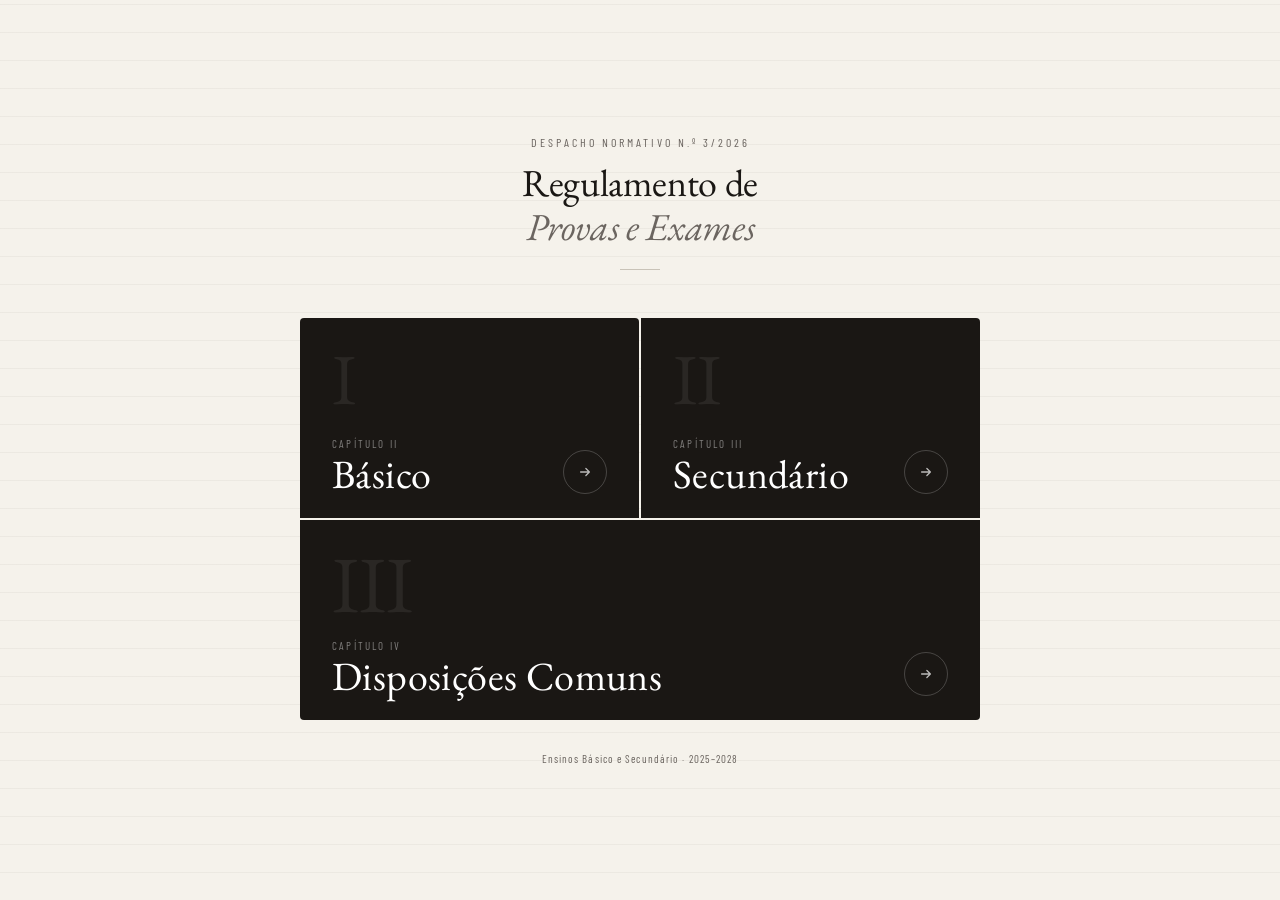
<file: index.html>
<!DOCTYPE html>
<html lang="pt">
<head>
<meta charset="UTF-8">
<meta name="viewport" content="width=device-width, initial-scale=1.0">
<title>Regulamento de Provas e Exames</title>
<style>
  @import url('https://fonts.googleapis.com/css2?family=EB+Garamond:ital,wght@0,400;0,500;1,400&family=Barlow+Condensed:wght@300;400;600;700&display=swap');

  *, *::before, *::after { box-sizing: border-box; margin: 0; padding: 0; }

  :root {
    --bg: #f5f2eb;
    --ink: #1a1714;
    --ink-muted: #6b6560;
    --rule: #c9c3b8;
    --accent-basico: #2c4a2e;
    --accent-secundario: #2a3d5c;
    --accent-comuns: #5c3020;
    --btn-h: clamp(120px, 22vw, 200px);
  }

  html, body {
    height: 100%;
  }

  body {
    background: var(--bg);
    font-family: 'Barlow Condensed', sans-serif;
    display: flex;
    flex-direction: column;
    align-items: center;
    justify-content: center;
    min-height: 100vh;
    padding: 2rem 1.5rem;
    overflow-x: hidden;
  }

  body::before {
    content: '';
    position: fixed;
    inset: 0;
    background-image:
      repeating-linear-gradient(0deg, transparent, transparent 27px, rgba(26,23,20,0.04) 27px, rgba(26,23,20,0.04) 28px);
    pointer-events: none;
    z-index: 0;
  }

  .container {
    position: relative;
    z-index: 1;
    width: 100%;
    max-width: 680px;
    display: flex;
    flex-direction: column;
    gap: 0;
  }

  header {
    text-align: center;
    margin-bottom: 3rem;
  }

  .eyebrow {
    font-family: 'Barlow Condensed', sans-serif;
    font-size: clamp(10px, 1.8vw, 12px);
    font-weight: 400;
    letter-spacing: 0.25em;
    text-transform: uppercase;
    color: var(--ink-muted);
    margin-bottom: 0.75rem;
  }

  h1 {
    font-family: 'EB Garamond', serif;
    font-size: clamp(22px, 5vw, 38px);
    font-weight: 400;
    color: var(--ink);
    line-height: 1.15;
    letter-spacing: -0.01em;
  }

  h1 em {
    font-style: italic;
    color: var(--ink-muted);
  }

  .rule-line {
    display: block;
    width: 40px;
    height: 1px;
    background: var(--rule);
    margin: 1.25rem auto 0;
  }

  .nav-grid {
    display: grid;
    grid-template-columns: 1fr;
    gap: 2px;
  }

  .nav-btn {
    position: relative;
    display: flex;
    align-items: flex-end;
    justify-content: space-between;
    padding: clamp(1rem, 3vw, 1.5rem) clamp(1.25rem, 4vw, 2rem);
    min-height: var(--btn-h);
    text-decoration: none;
    overflow: hidden;
    cursor: pointer;
    border: none;
    outline: none;
    background: var(--ink);
    transition: transform 0.18s cubic-bezier(0.2, 0, 0.2, 1);
  }

  .nav-btn:first-child { border-radius: 4px 4px 0 0; }
  .nav-btn:last-child  { border-radius: 0 0 4px 4px; }

  .nav-btn--basico    { --clr: var(--accent-basico); }
  .nav-btn--secundario{ --clr: var(--accent-secundario); }
  .nav-btn--comuns    { --clr: var(--accent-comuns); }

  .nav-btn::before {
    content: '';
    position: absolute;
    inset: 0;
    background: var(--clr);
    opacity: 0;
    transition: opacity 0.25s ease;
  }

  .nav-btn:hover::before,
  .nav-btn:focus-visible::before { opacity: 1; }

  .nav-btn:hover { transform: scaleY(1.015); transform-origin: center; }
  .nav-btn:active { transform: scaleY(0.98); }

  .btn-num {
    position: absolute;
    top: clamp(1rem, 3vw, 1.5rem);
    left: clamp(1.25rem, 4vw, 2rem);
    font-family: 'EB Garamond', serif;
    font-size: clamp(36px, 8vw, 72px);
    font-weight: 400;
    color: rgba(255,255,255,0.07);
    line-height: 1;
    user-select: none;
    transition: color 0.25s ease, transform 0.25s ease;
    z-index: 1;
  }

  .nav-btn:hover .btn-num {
    color: rgba(255,255,255,0.12);
    transform: scale(1.05);
  }

  .btn-label {
    position: relative;
    z-index: 2;
    display: flex;
    flex-direction: column;
    gap: 4px;
  }

  .btn-label-sub {
    font-size: clamp(9px, 1.6vw, 11px);
    font-weight: 400;
    letter-spacing: 0.2em;
    text-transform: uppercase;
    color: rgba(255,255,255,0.45);
    transition: color 0.25s ease;
  }

  .btn-label-main {
    font-family: 'EB Garamond', serif;
    font-size: clamp(22px, 5.5vw, 40px);
    font-weight: 400;
    color: #fff;
    letter-spacing: 0.01em;
    line-height: 1;
    transition: letter-spacing 0.25s ease;
  }

  .nav-btn:hover .btn-label-main { letter-spacing: 0.04em; }

  .btn-arrow {
    position: relative;
    z-index: 2;
    width: clamp(32px, 5vw, 44px);
    height: clamp(32px, 5vw, 44px);
    border: 1px solid rgba(255,255,255,0.2);
    border-radius: 50%;
    display: flex;
    align-items: center;
    justify-content: center;
    flex-shrink: 0;
    margin-left: 1rem;
    transition: border-color 0.25s ease, transform 0.25s ease;
    align-self: flex-end;
  }

  .nav-btn:hover .btn-arrow {
    border-color: rgba(255,255,255,0.6);
    transform: translateX(4px);
  }

  .btn-arrow svg {
    width: 14px;
    height: 14px;
    fill: none;
    stroke: rgba(255,255,255,0.7);
    stroke-width: 1.5;
    stroke-linecap: round;
    stroke-linejoin: round;
    transition: stroke 0.25s ease;
  }

  .nav-btn:hover .btn-arrow svg { stroke: #fff; }

  footer {
    margin-top: 2rem;
    text-align: center;
    font-size: 11px;
    letter-spacing: 0.1em;
    color: var(--ink-muted);
  }

  @media (min-width: 500px) {
    .nav-grid {
      grid-template-columns: 1fr 1fr;
      grid-template-rows: auto auto;
    }
    .nav-btn--basico {
      grid-column: 1;
      grid-row: 1;
      border-radius: 4px 0 0 0;
    }
    .nav-btn--secundario {
      grid-column: 2;
      grid-row: 1;
      border-radius: 0 4px 0 0;
    }
    .nav-btn--comuns {
      grid-column: 1 / -1;
      grid-row: 2;
      border-radius: 0 0 4px 4px;
    }
    .nav-btn--comuns .btn-num { font-size: clamp(40px, 7vw, 80px); }
  }

  @media (prefers-reduced-motion: reduce) {
    .nav-btn, .btn-num, .btn-label-main, .btn-arrow, .btn-arrow svg { transition: none; }
  }
</style>
</head>
<body>
<div class="container">
  <header>
    <p class="eyebrow">Despacho Normativo n.º 3/2026</p>
    <h1>Regulamento de<br><em>Provas e Exames</em></h1>
    <span class="rule-line"></span>
  </header>

  <nav class="nav-grid" role="navigation" aria-label="Navegação principal">

    <a href="quiz.html?type=basico" class="nav-btn nav-btn--basico" aria-label="Ensino Básico">
      <span class="btn-num" aria-hidden="true">I</span>
      <div class="btn-label">
        <span class="btn-label-sub">Capítulo II</span>
        <span class="btn-label-main">Básico</span>
      </div>
      <div class="btn-arrow" aria-hidden="true">
        <svg viewBox="0 0 16 16"><path d="M3 8h10M9 4l4 4-4 4"/></svg>
      </div>
    </a>

    <a href="quiz.html?type=secundario" class="nav-btn nav-btn--secundario" aria-label="Ensino Secundário">
      <span class="btn-num" aria-hidden="true">II</span>
      <div class="btn-label">
        <span class="btn-label-sub">Capítulo III</span>
        <span class="btn-label-main">Secundário</span>
      </div>
      <div class="btn-arrow" aria-hidden="true">
        <svg viewBox="0 0 16 16"><path d="M3 8h10M9 4l4 4-4 4"/></svg>
      </div>
    </a>

    <a href="quiz.html?type=comuns" class="nav-btn nav-btn--comuns" aria-label="Disposições Comuns">
      <span class="btn-num" aria-hidden="true">III</span>
      <div class="btn-label">
        <span class="btn-label-sub">Capítulo IV</span>
        <span class="btn-label-main">Disposições Comuns</span>
      </div>
      <div class="btn-arrow" aria-hidden="true">
        <svg viewBox="0 0 16 16"><path d="M3 8h10M9 4l4 4-4 4"/></svg>
      </div>
    </a>

  </nav>

  <footer>Ensinos Básico e Secundário &middot; 2025–2028</footer>
</div>
</body>
</html>
</file>
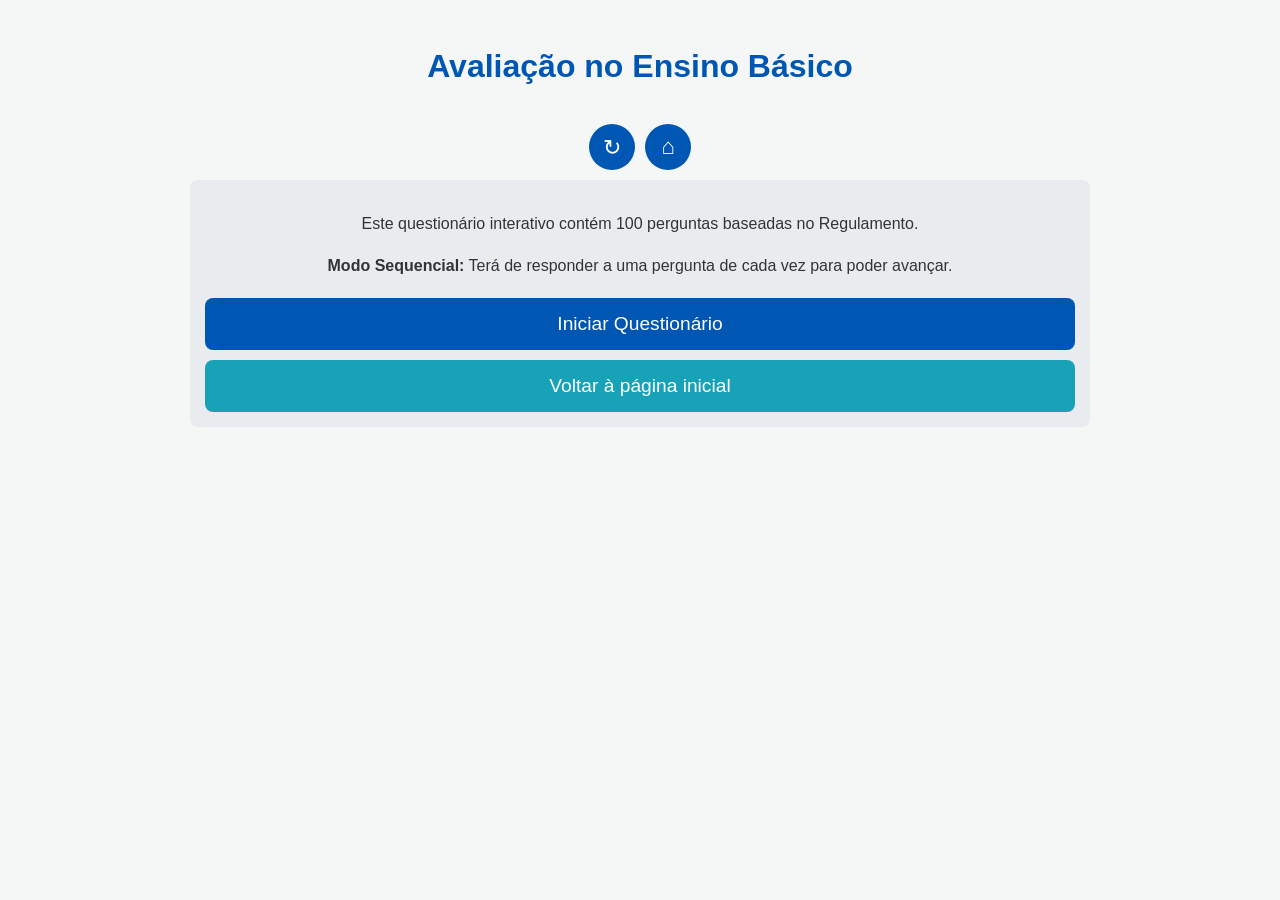
<file: basico.html>
<!DOCTYPE html>
<html lang="pt">

<head>
    <meta charset="UTF-8">
    <meta name="viewport" content="width=device-width, initial-scale=1.0">
    <title>Avaliação no Ensino Básico</title>
    <style>
        :root {
            --primary: #0056b3;
            --success: #28a745;
            --error: #dc3545;
            --background: #f4f7f6;
            --card-bg: #ffffff;
        }

        body {
            font-family: 'Segoe UI', Tahoma, Geneva, Verdana, sans-serif;
            background-color: var(--background);
            color: #333;
            max-width: 900px;
            margin: 0 auto;
            padding: 20px;
            line-height: 1.6;
        }

        h1 {
            text-align: center;
            color: var(--primary);
            padding-bottom: 10px;
        }

        .top-reset {
            display: flex;
            justify-content: center;
            margin: 15px 0 10px;
            gap: 10px;
        }

        .top-reset button {
            background-color: var(--primary);
            color: #fff;
            border: none;
            width: 46px;
            height: 46px;
            border-radius: 50%;
            display: flex;
            align-items: center;
            justify-content: center;
            font-size: 1.4em;
            cursor: pointer;
        }

        .top-reset button:hover {
            filter: brightness(0.9);
        }

        .info {
            background-color: #e9ecef;
            padding: 15px;
            border-radius: 8px;
            margin-bottom: 30px;
            text-align: center;
        }

        .question-card {
            background: var(--card-bg);
            padding: 20px;
            margin-bottom: 20px;
            border-radius: 8px;
            box-shadow: 0 4px 6px rgba(0, 0, 0, 0.1);
            transition: transform 0.2s;
        }

        .question-title {
            font-weight: 600;
            font-size: 1.2em;
            margin-bottom: 15px;
            color: #2c3e50;
        }

        .options {
            list-style: none;
            padding: 0;
            margin: 0;
        }

        .options li {
            margin-bottom: 10px;
        }

        .option-label {
            display: flex;
            align-items: baseline;
            padding: 15px;
            background-color: #f8f9fa;
            border: 1px solid #dee2e6;
            border-radius: 5px;
            cursor: pointer;
            transition: background-color 0.2s;
            font-size: 1.1em;
        }

        .option-label:hover:not(.disabled) {
            background-color: #e2e6ea;
        }

        .option-label.disabled {
            cursor: not-allowed;
            opacity: 0.8;
        }

        .option-label input {
            margin-right: 15px;
            transform: translateY(2px);
        }

        .btn {
            display: block;
            width: 100%;
            background-color: var(--primary);
            color: white;
            border: none;
            padding: 15px;
            font-size: 1.2em;
            border-radius: 8px;
            cursor: pointer;
            margin-top: 20px;
            transition: background-color 0.3s;
        }

        .btn:hover:not(:disabled) {
            filter: brightness(0.85);
        }

        .btn:disabled {
            background-color: #6c757d;
            cursor: not-allowed;
            opacity: 0.7;
        }

        .btn-next {
            background-color: #17a2b8;
        }

        .btn-next:hover:not(:disabled) {
            background-color: #138496;
            filter: none;
        }

        .feedback {
            margin-top: 15px;
            padding: 15px;
            border-radius: 5px;
            font-weight: bold;
            display: none;
            font-size: 1.1em;
        }

        .feedback.correct {
            background-color: #d4edda;
            color: #155724;
            border: 1px solid #c3e6cb;
            display: block;
        }

        .feedback.incorrect {
            background-color: #f8d7da;
            color: #721c24;
            border: 1px solid #f5c6cb;
            display: block;
        }

        .option-correct {
            background-color: #d4edda !important;
            border-color: var(--success) !important;
        }

        .option-incorrect {
            background-color: #f8d7da !important;
            border-color: var(--error) !important;
        }

        #results {
            background: var(--card-bg);
            padding: 30px;
            margin-top: 30px;
            border-radius: 8px;
            box-shadow: 0 4px 6px rgba(0, 0, 0, 0.1);
            text-align: center;
            display: none;
        }

        .score-circle {
            width: 120px;
            height: 120px;
            border-radius: 50%;
            background: var(--primary);
            color: white;
            display: flex;
            align-items: center;
            justify-content: center;
            font-size: 2em;
            font-weight: bold;
            margin: 0 auto 20px;
        }

        .stat-row {
            display: flex;
            justify-content: center;
            gap: 20px;
            margin-top: 20px;
        }

        .stat {
            padding: 10px 20px;
            border-radius: 5px;
            font-weight: bold;
            font-size: 1.1em;
        }

        .stat-correct {
            background-color: #d4edda;
            color: #155724;
        }

        .stat-incorrect {
            background-color: #f8d7da;
            color: #721c24;
        }

        .progress-container {
            margin-bottom: 20px;
            font-weight: bold;
            text-align: center;
            font-size: 1.2em;
            color: var(--primary);
        }

        .section-header {
            background-color: #e9ecef;
            color: var(--primary);
            padding: 8px 15px;
            border-radius: 5px;
            margin-bottom: 15px;
            font-size: 0.95em;
            font-weight: bold;
            border-left: 4px solid var(--primary);
        }

        .nav-controls {
            display: flex;
            justify-content: center;
            align-items: center;
            gap: 10px;
            margin-top: 10px;
        }

        .btn-icon {
            width: 46px;
            height: 46px;
            padding: 0;
            font-size: 1.4em;
            border-radius: 50%;
            display: flex;
            align-items: center;
            justify-content: center;
        }

        #btn-submit {
            width: auto;
            margin-top: 0;
            padding: 0 30px;
            height: 46px;
            border-radius: 23px;
            display: flex;
            align-items: center;
            justify-content: center;
        }
    </style>
</head>

<body>

    <h1>Avaliação no Ensino Básico</h1>
    <div class="top-reset">
        <button type="button" onclick="restartQuiz()" aria-label="Reiniciar questionário">&#x21BB;</button>
        <button type="button" id="btn-continue-top" onclick="continueQuiz()" aria-label="Continuar a responder"
            style="display: none;">&#x21AA;</button>
        <button type="button" onclick="window.location.href='index.html'"
            aria-label="Voltar à página inicial">&#x2302;</button>
        <button type="button" id="btn-results-top" onclick="showResults()" aria-label="Ver resultados finais"
            style="display: none;">&#x1F4CB;</button>
    </div>

    <div class="info" id="intro-screen">
        <p>Este questionário interativo contém 100 perguntas baseadas no Regulamento.</p>
        <p><strong>Modo Sequencial:</strong> Terá de responder a uma pergunta de cada vez para poder avançar.</p>
        <button class="btn" onclick="startQuiz()">Iniciar Questionário</button>
        <button class="btn btn-next" style="margin-top: 10px;" onclick="window.location.href='index.html'">Voltar à
            página inicial</button>
    </div>

    <div id="quiz-screen" style="display: none;">
        <div class="progress-container">
            Pergunta <span id="current-q-num">1</span> de <span id="total-q-num">100</span>
        </div>

        <div class="question-card" id="question-card">
            <div id="section-display" class="section-header"></div>
            <div class="question-title" id="question-text"></div>
            <ul class="options" id="options-list"></ul>
            <div class="feedback" id="feedback-msg"></div>
        </div>

        <div class="nav-controls">
            <button type="button" class="btn btn-next btn-icon" id="btn-prev-nav" onclick="prevQuestionNav()"
                aria-label="Pergunta anterior">&#x276E;</button>
            <button type="button" class="btn" id="btn-submit" onclick="submitAnswer()">Responder</button>
            <button type="button" class="btn btn-next btn-icon" id="btn-next-nav" onclick="nextQuestionNav()"
                aria-label="Próxima pergunta">&#x276F;</button>
        </div>
    </div>

    <div id="results">
        <h2>Resultados Finais</h2>
        <div class="score-circle" id="score-circle">0%</div>
        <div class="stat-row">
            <div class="stat stat-correct">Certas: <span id="count-correct">0</span></div>
            <div class="stat stat-incorrect">Erradas: <span id="count-incorrect">0</span></div>
        </div>
    </div>
    <script>
        const quizData = [
            // SECÇÃO I - PROVAS DE MONITORIZAÇÃO DA APRENDIZAGEM - MODA
            { s: "SECÇÃO I - PROVAS DE MONITORIZAÇÃO DA APRENDIZAGEM - MODA", q: "Os alunos que realizam as provas ModA no 4.º e 6.º anos ficam:", o: ["A) Inscritos manualmente pelos encarregados de educação", "B) Automaticamente inscritos, incluindo os do ensino individual", "C) Dispensados de inscrição obrigatória", "D) Inscritos apenas se frequentarem o ensino público"], a: 1 },
            { s: "SECÇÃO I - PROVAS DE MONITORIZAÇÃO DA APRENDIZAGEM - MODA", q: "A decisão de realização das provas ModA por alunos de PLNM (nível A1) é da competência:", o: ["A) Do diretor de turma", "B) Do Ministério da Educação", "C) Do diretor da escola, mediante parecer do conselho pedagógico", "D) Dos encarregados de educação"], a: 2 },
            { s: "SECÇÃO I - PROVAS DE MONITORIZAÇÃO DA APRENDIZAGEM - MODA", q: "Os alunos de PLNM do nível A2 realizam a prova ModA de PLNM em substituição de qual prova?", o: ["A) Prova ModA de Inglês", "B) Prova ModA de História", "C) Prova ModA de Matemática", "D) Prova ModA de Português"], a: 3 },
            { s: "SECÇÃO I - PROVAS DE MONITORIZAÇÃO DA APRENDIZAGEM - MODA", q: "As provas ModA de Inglês e de PLNM são constituídas por quais componentes?", o: ["A) Escrita e prática", "B) Escrita e produção e interação orais", "C) Apenas oral", "D) Escrita e compreensão do oral"], a: 1 },
            { s: "SECÇÃO I - PROVAS DE MONITORIZAÇÃO DA APRENDIZAGEM - MODA", q: "A adaptação «provas a nível de escola» pode ser aplicada na realização das provas ModA?", o: ["A) Sim, em qualquer caso", "B) Sim, com autorização do JNE", "C) Não, com exceção da adaptação «provas a nível de escola»", "D) Apenas no 4.º ano"], a: 2 },
            { s: "SECÇÃO I - PROVAS DE MONITORIZAÇÃO DA APRENDIZAGEM - MODA", q: "O processo de solicitação de adaptações nas provas ModA exige a anuência de quem?", o: ["A) Apenas do diretor da escola", "B) Expressa do encarregado de educação", "C) Do conselho pedagógico", "D) Do aluno"], a: 1 },
            { s: "SECÇÃO I - PROVAS DE MONITORIZAÇÃO DA APRENDIZAGEM - MODA", q: "Os alunos do ensino básico, em situação de surdez severa a profunda, podem realizar, quando aplicável, as provas ModA de Português Língua Segunda (44/62), elaboradas a nível nacional, em substituição das provas ModA de Português (41/61).", o: ["A) PLNM", "B) Inglês", "C) Português (41/61)", "D) Matemática"], a: 2 },
            { s: "SECÇÃO I - PROVAS DE MONITORIZAÇÃO DA APRENDIZAGEM - MODA", q: "Para todas as situações de dislexia ou de perturbação específica da linguagem pode ser aplicada a medida tempo suplementar (30 minutos), para além do tempo de prova, por não estar prevista tolerância regulamentar para as provas ModA.", o: ["A) 15 minutos", "B) 30 minutos", "C) 45 minutos", "D) Não é permitido tempo suplementar"], a: 1 },
            { s: "SECÇÃO I - PROVAS DE MONITORIZAÇÃO DA APRENDIZAGEM - MODA", q: "Onde devem ser publicitadas as pautas de chamada das provas ModA?", o: ["A) Apenas na internet", "B) Apenas na escola frequentada", "C) Na escola frequentada, de inscrição e na de realização", "D) No portal do JNE"], a: 2 },
            { s: "SECÇÃO I - PROVAS DE MONITORIZAÇÃO DA APRENDIZAGEM - MODA", q: "Qual a antecedência mínima para publicitar as pautas de chamada das provas ModA?", o: ["A) 24 horas", "B) 48 horas", "C) 72 horas", "D) 1 semana"], a: 1 },
            { s: "SECÇÃO I - PROVAS DE MONITORIZAÇÃO DA APRENDIZAGEM - MODA", q: "As respostas aos itens de construção das provas ModA são classificadas:", o: ["A) Pelo professor do aluno", "B) Na escola onde realiza a prova", "C) Em suporte digital pela equipa do EduQA, I.P.", "D) Ao nível de agrupamento"], a: 2 },
            { s: "SECÇÃO I - PROVAS DE MONITORIZAÇÃO DA APRENDIZAGEM - MODA", q: "Quem avalia os desempenhos nas provas ModA de Educação Física (48 e 69)?", o: ["A) Um aplicativo automático", "B) O conselho pedagógico", "C) A direção da escola", "D) Dois professores classificadores através de observação direta"], a: 3 },
            { s: "SECÇÃO I - PROVAS DE MONITORIZAÇÃO DA APRENDIZAGEM - MODA", q: "A componente oral da prova ModA de Inglês é classificada por:", o: ["A) Um único professor", "B) Um júri de três docentes", "C) Uma plataforma digital", "D) Dois docentes do 1.º ciclo"], a: 1 },
            { s: "SECÇÃO I - PROVAS DE MONITORIZAÇÃO DA APRENDIZAGEM - MODA", q: "Pode haver reapreciação nas provas ModA?", o: ["A) Sim, mediante requerimento", "B) Sim, com depósito de 25 euros", "C) Não há lugar a reapreciação", "D) Apenas nas questões de construção"], a: 2 },
            { s: "SECÇÃO I - PROVAS DE MONITORIZAÇÃO DA APRENDIZAGEM - MODA", q: "Os resultados do desempenho dos alunos nas provas ModA têm caráter...", o: ["A) Apenas quantitativo", "B) De substituição da nota", "C) Quantitativo e qualitativo", "D) Estritamente punitivo"], a: 2 },
            { s: "SECÇÃO I - PROVAS DE MONITORIZAÇÃO DA APRENDIZAGEM - MODA", q: "A informação dos relatórios as provas ModA é:", o: ["A) Exclusiva para o Ministério da Educação", "B) Complementar às informações geradas pela avaliação interna", "C) Substituta da avaliação formativa", "D) De carácter punitivo"], a: 1 },
            { s: "SECÇÃO I - PROVAS DE MONITORIZAÇÃO DA APRENDIZAGEM - MODA", q: "As provas ModA (Monitorização de Aprendizagem) referem-se principalmente aos anos:", o: ["A) 1.º e 2.º anos", "B) 4.º e 6.º anos", "C) 7.º e 8.º anos", "D) 10.º ano"], a: 1 },

            // SECÇÃO II - PROVAS FINAIS DO ENSINO BÁSICO
            { s: "SECÇÃO II - PROVAS FINAIS DO ENSINO BÁSICO", q: "Os alunos internos do 3.º ciclo devem inscrever-se para as provas finais do ensino básico?", o: ["A) Estão automaticamente inscritos", "B) Devem inscrever-se online", "C) Devem inscrever-se em papel", "D) Apenas se chumbarem"], a: 0 },
            { s: "SECÇÃO II - PROVAS FINAIS DO ENSINO BÁSICO", q: "A inscrição de alunos autopropostos para provas finais é feita:", o: ["A) Na secretaria presencialmente", "B) Online", "C) Por correio", "D) Automaticamente"], a: 1 },
            { s: "SECÇÃO II - PROVAS FINAIS DO ENSINO BÁSICO", q: "Inscrições após o termo dos prazos das provas finais dependem:", o: ["A) Despacho da GNR", "B) Autorização do diretor tendo como limite a véspera das fases", "C) Presidente do IP do EduQA", "D) Ministério da Saúde"], a: 1 },
            { s: "SECÇÃO II - PROVAS FINAIS DO ENSINO BÁSICO", q: "Alunos internos do ensino básico pagam propina para realizar a prova final?", o: ["A) Pagam 10 euros", "B) Pagam 25 euros", "C) Estão isentos do pagamento", "D) Pagam apenas se forem à 2.ª fase"], a: 2 },
            { s: "SECÇÃO II - PROVAS FINAIS DO ENSINO BÁSICO", q: "Um aluno autoproposto fora da escolaridade obrigatória paga quanto por fase nas provas finais?", o: ["A) 5 euros", "B) 10 euros", "C) 15 euros", "D) 20 euros"], a: 1 },
            { s: "SECÇÃO II - PROVAS FINAIS DO ENSINO BÁSICO", q: "O pagamento devido por alunos do ensino básico que se inscrevam nas provas fora do prazo definido é:", o: ["A) 10 euros", "B) 20 euros", "C) 25 euros", "D) 50 euros"], a: 1 },
            { s: "SECÇÃO II - PROVAS FINAIS DO ENSINO BÁSICO", q: "As provas finais do ensino básico são aplicadas em que ano?", o: ["A) 4.º ano", "B) 6.º ano", "C) 9.º ano", "D) 12.º ano"], a: 2 },
            { s: "SECÇÃO II - PROVAS FINAIS DO ENSINO BÁSICO", q: "Alunos com a medida adicional «adaptações curriculares significativas» realizam provas finais para conclusão de ciclo?", o: ["A) Realizam obrigatoriamente", "B) Realizam apenas de Português", "C) Não realizam para efeitos de aprovação e conclusão", "D) Realizam provas a nível de escola"], a: 2 },
            { s: "SECÇÃO II - PROVAS FINAIS DO ENSINO BÁSICO", q: "A prova final do ensino básico de Português, na 1.ª fase para alunos internos, tem componente oral?", o: ["A) Sim, obrigatória", "B) Apenas se o aluno solicitar", "C) É constituída apenas por componente escrita", "D) Depende do agrupamento"], a: 2 },
            { s: "SECÇÃO II - PROVAS FINAIS DO ENSINO BÁSICO", q: "A prova final do ensino básico de PLNM tem componente oral?", o: ["A) Apenas para autopropostos", "B) Não tem componente oral", "C) Tem para alunos internos e autopropostos", "D) Apenas se posicionados no nível A1"], a: 2 },
            { s: "SECÇÃO II - PROVAS FINAIS DO ENSINO BÁSICO", q: "Nas provas finais em suporte digital (Português/PLNM), onde regista o aluno as respostas?", o: ["A) Em folha de papel", "B) Num quadro interativo", "C) Em suporte digital", "D) Em papel ou digital, à escolha"], a: 2 },
            { s: "SECÇÃO II - PROVAS FINAIS DO ENSINO BÁSICO", q: "No 9.º ano, para reunir condições de aprovação, o aluno pode ter disciplinas sem classificação final?", o: ["A) Sim, até duas", "B) Sim, apenas Educação Física", "C) Não pode apresentar disciplinas sem classificação", "D) Sim, em caso de faltas"], a: 2 },
            { s: "SECÇÃO II - PROVAS FINAIS DO ENSINO BÁSICO", q: "Um aluno com nível 1 a Português e Matemática na avaliação sumativa interna:", o: ["A) Vai à 1.ª fase como interno", "B) Vai à 1.ª fase como autoproposto", "C) Não realiza a prova final", "D) Realiza apenas na 2.ª fase"], a: 1 },
            { s: "SECÇÃO II - PROVAS FINAIS DO ENSINO BÁSICO", q: "A 2.ª fase das provas finais do ensino básico destina-se a que alunos?", o: ["A) Apenas para os que faltarem por doença", "B) Aos que não reúnam condições de aprovação após a 1.ª fase", "C) A todos os alunos para melhoria de nota", "D) Aos autopropostos exclusivamente"], a: 1 },
            { s: "SECÇÃO II - PROVAS FINAIS DO ENSINO BÁSICO", q: "A falta a uma componente da prova final na 1.ª fase implica:", o: ["A) Realização apenas dessa componente na 2.ª fase", "B) Aprovação automática", "C) A realização das duas componentes na 2.ª fase", "D) Reprovação de ano automática sem ir à 2.ª fase"], a: 2 },
            { s: "SECÇÃO II - PROVAS FINAIS DO ENSINO BÁSICO", q: "A elaboração das provas finais do ensino básico compete a:", o: ["A) JNE (Júri Nacional de Exames)", "B) EduQA, I. P.", "C) Diretores das Escolas", "D) IAVE"], a: 1 },
            { s: "SECÇÃO II - PROVAS FINAIS DO ENSINO BÁSICO", q: "O júri da prova oral de uma prova final deve incluir:", o: ["A) O professor do aluno", "B) Três docentes, pelo menos dois com habilitação para a disciplina", "C) Um representante dos encarregados", "D) Apenas professores com especialização em educação especial"], a: 1 },
            { s: "SECÇÃO II - PROVAS FINAIS DO ENSINO BÁSICO", q: "As pautas de chamada das provas finais são ordenadas por:", o: ["A) Número de processo", "B) Classificação do período anterior", "C) Turma e número", "D) Ordem alfabética"], a: 3 },
            { s: "SECÇÃO II - PROVAS FINAIS DO ENSINO BÁSICO", q: "O processo de reapreciação nas provas finais é automático se:", o: ["A) Um aluno obtiver nível 4", "B) Reprovar por faltas", "C) A Classificação Final (CFD) for inferior à Classificação Interna Final (CIF)", "D) O diretor solicitar"], a: 2 },
            { s: "SECÇÃO II - PROVAS FINAIS DO ENSINO BÁSICO", q: "Quanto se deposita para pedir reapreciação não automática das provas finais?", o: ["A) 10 euros", "B) 15 euros", "C) 20 euros", "D) 25 euros"], a: 3 },
            { s: "SECÇÃO II - PROVAS FINAIS DO ENSINO BÁSICO", q: "Qual o prazo para entregar requerimento de reapreciação não automática?", o: ["A) 24 horas", "B) 2 dias úteis seguintes à afixação", "C) 5 dias úteis", "D) 1 semana"], a: 1 },
            { s: "SECÇÃO II - PROVAS FINAIS DO ENSINO BÁSICO", q: "Se a nota subir após a reapreciação, o que acontece aos 25 euros?", o: ["A) Reverte para a escola", "B) Fica para o JNE", "C) É restituída ao requerente", "D) Metade é restituída"], a: 2 },
            { s: "SECÇÃO II - PROVAS FINAIS DO ENSINO BÁSICO", q: "Como se efetua a reclamação após a decisão de reapreciação?", o: ["A) Requerimento ao Ministro da Educação", "B) A apresentar ao presidente do JNE via diretor da escola", "C) Diretamente no site do EduQA", "D) Não é possível reclamar"], a: 1 },
            { s: "SECÇÃO II - PROVAS FINAIS DO ENSINO BÁSICO", q: "Nas provas finais do ensino básico, são elaborados pareceres pelos professores especialistas após reclamação?", o: ["A) Sim, sempre", "B) Depende da nota", "C) Não são elaborados pareceres", "D) Apenas para o 1.º ciclo"], a: 2 },
            { s: "SECÇÃO II - PROVAS FINAIS DO ENSINO BÁSICO", q: "Na 1.ª fase das provas finais, os alunos retidos por faltas realizam as provas?", o: ["A) Sim, obrigatoriamente", "B) Não realizam pela aplicação do Estatuto do Aluno", "C) Realizam se pedirem no JNE", "D) Realizam a título condicional"], a: 1 },
            { s: "SECÇÃO II - PROVAS FINAIS DO ENSINO BÁSICO", q: "Na avaliação de Português e PLNM em RVCC as notas usadas para prosseguimento provêm de:", o: ["A) Frequência escolar", "B) Provas orais exclusivas", "C) Provas escritas realizadas", "D) Decisão do formador"], a: 2 },
            { s: "SECÇÃO II - PROVAS FINAIS DO ENSINO BÁSICO", q: "Para alunos do ensino individual a prova final obedece:", o: ["A) Autopropostos", "B) Internos", "C) Alunos com Necessidades Especiais", "D) Aprovados por unanimidade"], a: 0 },

            // SECÇÃO III - PROVAS DE EQUIVALÊNCIA À FREQUÊNCIA DO ENSINO BÁSICO
            { s: "SECÇÃO III - PROVAS DE EQUIVALÊNCIA À FREQUÊNCIA DO ENSINO BÁSICO", q: "Em que anos se realizam provas de equivalência à frequência?", o: ["A) Em todos os anos", "B) Nos anos terminais dos 1.º, 2.º e 3.º ciclos", "C) Apenas no 9.º ano", "D) No 4.º e 6.º anos apenas"], a: 1 },
            { s: "SECÇÃO III - PROVAS DE EQUIVALÊNCIA À FREQUÊNCIA DO ENSINO BÁSICO", q: "Há prova de equivalência à frequência de Português no 9.º ano?", o: ["A) Sim", "B) Não, os alunos realizam as respetivas provas finais", "C) Depende se é aluno autoproposto", "D) Apenas para PL2"], a: 1 },
            { s: "SECÇÃO III - PROVAS DE EQUIVALÊNCIA À FREQUÊNCIA DO ENSINO BÁSICO", q: "Nas provas de equivalência à frequência com duas componentes, como se calcula a classificação?", o: ["A) 70% escrita, 30% oral", "B) O valor da escrita conta na totalidade", "C) Média aritmética simples arredondada às unidades", "D) Ponderação definida pelo professor"], a: 2 },
            { s: "SECÇÃO III - PROVAS DE EQUIVALÊNCIA À FREQUÊNCIA DO ENSINO BÁSICO", q: "Um aluno autoproposto com faltas pode realizar provas de equivalência à frequência?", o: ["A) Sim, na 1.ª fase nas disciplinas da tabela C", "B) Não, fica reprovado automaticamente", "C) Apenas em Educação Física", "D) Apenas na 2.ª fase"], a: 0 },
            { s: "SECÇÃO III - PROVAS DE EQUIVALÊNCIA À FREQUÊNCIA DO ENSINO BÁSICO", q: "Quem aprova a estrutura das provas de equivalência à frequência elaboradas na escola?", o: ["A) EduQA", "B) JNE", "C) Diretor da Escola", "D) Conselho Pedagógico"], a: 3 },
            { s: "SECÇÃO III - PROVAS DE EQUIVALÊNCIA À FREQUÊNCIA DO ENSINO BÁSICO", q: "Quantas provas de equivalência devem as escolas garantir por disciplina?", o: ["A) Uma", "B) Duas", "C) Três", "D) Nenhuma, vêm do ministério"], a: 1 },
            { s: "SECÇÃO III - PROVAS DE EQUIVALÊNCIA À FREQUÊNCIA DO ENSINO BÁSICO", q: "O júri da prova de equivalência não pode integrar:", o: ["A) Professores de outras escolas", "B) Professores de disciplinas diferentes", "C) Professores dos alunos que se encontrem em avaliação", "D) Membros da direção"], a: 2 },
            { s: "SECÇÃO III - PROVAS DE EQUIVALÊNCIA À FREQUÊNCIA DO ENSINO BÁSICO", q: "Na consulta da prova de equivalência, quando se pode ver o original?", o: ["A) Em qualquer momento", "B) Na presença do diretor ou equivalente", "C) Só em caso de processo em tribunal", "D) Não pode consultar"], a: 1 },
            { s: "SECÇÃO III - PROVAS DE EQUIVALÊNCIA À FREQUÊNCIA DO ENSINO BÁSICO", q: "Se a reapreciação incidir apenas sobre erro na soma de cotações, o aluno paga?", o: ["A) Sim, 25 euros", "B) Sim, 10 euros", "C) Não é devido depósito", "D) Paga o valor das fotocópias"], a: 2 },
            { s: "SECÇÃO III - PROVAS DE EQUIVALÊNCIA À FREQUÊNCIA DO ENSINO BÁSICO", q: "A nova classificação após reapreciação de prova de equivalência pode baixar a nota de modo a reprovar o aluno já aprovado?", o: ["A) Sim, se houver erros graves", "B) Sim", "C) Não, a classificação será a mínima necessária para garantir aprovação", "D) Não desce, mantem a nota"], a: 2 },
            { s: "SECÇÃO III - PROVAS DE EQUIVALÊNCIA À FREQUÊNCIA DO ENSINO BÁSICO", q: "Nas provas de equivalência à frequência do 9.º ano, de onde vêm as provas?", o: ["A) Da Direção-Geral da Educação", "B) Sorteio nacional", "C) São elaboradas na escola", "D) Do JNE"], a: 2 },
            { s: "SECÇÃO III - PROVAS DE EQUIVALÊNCIA À FREQUÊNCIA DO ENSINO BÁSICO", q: "Os alunos autopropostos em provas de equivalência à frequência retidos por faltas no 6.º ano devem obrigatoriamente realizar...", o: ["A) Provas na Tabela A ou B (todas)", "B) Apenas Português", "C) Um projeto", "D) Um relatório de autoavaliação"], a: 0 },
            { s: "SECÇÃO III - PROVAS DE EQUIVALÊNCIA À FREQUÊNCIA DO ENSINO BÁSICO", q: "Como são ordenadas as pautas de prova de equivalência?", o: ["A) Ordem alfabética", "B) Agrupamento etário", "C) Aleatoriamente", "D) Por localidade do educando"], a: 0 },

            // SECÇÃO IV - ADAPTAÇÕES NA REALIZAÇÃO DE PROVAS FINAIS E DE PROVAS EQUIVALÊNCIA À FREQUÊNCIA DO ENSINO BÁSICO
            { s: "SECÇÃO IV - ADAPTAÇÕES NA REALIZAÇÃO DE PROVAS FINAIS E DE PROVAS EQUIVALÊNCIA À FREQUÊNCIA DO ENSINO BÁSICO", q: "A autorização para a adaptação «prova a nível de escola» depende de quem?", o: ["A) Professor Titular", "B) Diretor da Escola", "C) Encarregado de Educação", "D) JNE"], a: 1 },
            { s: "SECÇÃO IV - ADAPTAÇÕES NA REALIZAÇÃO DE PROVAS FINAIS E DE PROVAS EQUIVALÊNCIA À FREQUÊNCIA DO ENSINO BÁSICO", q: "Os alunos internos com necessidade de adaptações na prova devem ter:", o: ["A) Avaliação especial há pelo menos 1 semana", "B) Adaptação expressa e coerente com a avaliação interna", "C) Documento assinado por notário", "D) Exame médico geral"], a: 1 },
            { s: "SECÇÃO IV - ADAPTAÇÕES NA REALIZAÇÃO DE PROVAS FINAIS e PROVAS EQUIVALÊNCIA À FREQUÊNCIA", q: "A prova a nível de escola segue adaptações ao processo da prova mas baseia-se:", o: ["A) Currículos estrangeiros equivalentes", "B) O RTP (Relatório técnico-pedagógico)", "C) Requisitos de dispensa", "D) Relatórios disciplinares extra"], a: 1 },
            { s: "SECÇÃO IV - ADAPTAÇÕES NA REALIZAÇÃO DE PROVAS FINAIS E DE PROVAS EQUIVALÊNCIA À FREQUÊNCIA DO ENSINO BÁSICO", q: "Se um aluno tiver dislexia confirmada no 3.º ciclo, que ficha pode apoiar a correção?", o: ["A) Ficha especial 10", "B) Ficha A", "C) Ficha D", "D) Ficha de Leitura"], a: 1 },
            { s: "SECÇÃO IV - ADAPTAÇÕES NA REALIZAÇÃO DE PROVAS FINAIS E DE PROVAS EQUIVALÊNCIA À FREQUÊNCIA DO ENSINO BÁSICO", q: "O tempo suplementar por cada prova devido a dislexia/PEL sem PHDA deve estar em:", o: ["A) Ficha pessoal", "B) Caderneta Escolar", "C) Relatório Técnico-Pedagógico (RTP)", "D) Pauta da turma"], a: 2 },
            { s: "SECÇÃO IV - ADAPTAÇÕES NA REALIZAÇÃO DE PROVAS FINAIS E DE PROVAS EQUIVALÊNCIA À FREQUÊNCIA DO ENSINO BÁSICO", q: "Os requerimentos de adaptação por incapacidades temporárias exigem:", o: ["A) Assinatura do Diretor e Declaração médica c/ indicação da incapacidade", "B) Confirmação do conselho diretivo local", "C) Ficha A preenchida pela enfermeira", "D) Prova oral para demonstrar a incapacidade"], a: 0 },
            { s: "SECÇÃO IV - ADAPTAÇÕES NA REALIZAÇÃO DE PROVAS FINAIS E DE PROVAS EQUIVALÊNCIA À FREQUÊNCIA DO ENSINO BÁSICO", q: "Os alunos de PLNM (A1/A2/B1) que não usaram adequadamente as ferramentas formativas têm que tempo extra?", o: ["A) 10 min", "B) 15 min", "C) 30 min", "D) 45 min"], a: 2 },
            { s: "SECÇÃO IV - ADAPTAÇÕES NA REALIZAÇÃO DE PROVAS FINAIS E DE PROVAS EQUIVALÊNCIA À FREQUÊNCIA DO ENSINO BÁSICO", q: "Alunos com PHDA que adaptação de tempo devem usar?", o: ["A) Tempo suplementar de 60 minutos", "B) Tempo suplementar de 30 minutos", "C) Apenas tolerância regulamentar", "D) Tempo ilimitado"], a: 2 },

            // SECÇÃO V - SITUAÇÕES EXCECIONAIS
            { s: "SECÇÃO V - SITUAÇÕES EXCECIONAIS", q: "Alunos faltosos à 1.ª fase por doença, em quantos dias entregam justificação?", o: ["A) 2 dias úteis", "B) 3 dias úteis", "C) 5 dias úteis", "D) 10 dias úteis"], a: 2 },
            { s: "SECÇÃO V - SITUAÇÕES EXCECIONAIS", q: "Para realização de provas em contexto hospitalar, é necessária a declaração de quem?", o: ["A) Apenas do médico", "B) Da direção da instituição hospitalar", "C) Da câmara municipal", "D) Dos pais apenas"], a: 1 },
            { s: "SECÇÃO V - SITUAÇÕES EXCECIONAIS", q: "A quem se remete a solicitação para realizar a prova no hospital?", o: ["A) Ao Diretor de Turma", "B) Ao EduQA", "C) Ao Presidente do JNE", "D) Ao Delegado de Saúde"], a: 2 },
            { s: "SECÇÃO V - SITUAÇÕES EXCECIONAIS", q: "Alunos do 9.º ano com doença muito grave, avaliados internamente com aproveitamento, podem:", o: ["A) Ser dispensados pela escola", "B) Ser dispensados por despacho do presidente do JNE", "C) Fazer a prova oral apenas", "D) Reprovar administrativamente"], a: 1 },
        ];

        const STORAGE_KEY = 'quiz_basico_state_v2';

        let currentQuestionIndex = 0;
        let correctCount = 0;
        let incorrectCount = 0;
        let answered = false;
        let selectedIndexForCurrent = null;
        let answers = new Array(quizData.length).fill(null);

        function updateNavButtons() {
            const prevBtn = document.getElementById('btn-prev-nav');
            const nextBtn = document.getElementById('btn-next-nav');
            if (!prevBtn || !nextBtn) return;

            prevBtn.disabled = currentQuestionIndex === 0;
            nextBtn.disabled = currentQuestionIndex === quizData.length - 1;
        }

        function saveState(extra = {}) {
            const state = {
                currentQuestionIndex,
                correctCount,
                incorrectCount,
                answered,
                selectedIndex: selectedIndexForCurrent,
                answers,
                totalQuestions: quizData.length,
                ...extra
            };
            try {
                localStorage.setItem(STORAGE_KEY, JSON.stringify(state));
            } catch (e) {
                // Ignorar erros de armazenamento (por exemplo, navegação privada)
            }
        }

        function clearState() {
            try {
                localStorage.removeItem(STORAGE_KEY);
            } catch (e) { }
        }

        function startQuiz() {
            document.getElementById('intro-screen').style.display = 'none';
            document.getElementById('quiz-screen').style.display = 'block';
            document.getElementById('total-q-num').textContent = quizData.length;
            currentQuestionIndex = 0;
            correctCount = 0;
            incorrectCount = 0;
            answered = false;
            selectedIndexForCurrent = null;
            answers = new Array(quizData.length).fill(null);
            showQuestion();
            document.getElementById('btn-continue-top').style.display = 'none';
            document.getElementById('btn-results-top').style.display = 'flex';
            saveState({ started: true, finished: false });
        }

        function renderAnsweredState(storedAnswer) {
            const qData = quizData[currentQuestionIndex];
            const feedbackEl = document.getElementById('feedback-msg');

            document.querySelectorAll('.option-label').forEach(label => label.classList.add('disabled'));
            document.querySelectorAll('input[name="current-q"]').forEach(input => {
                input.disabled = true;
                if (storedAnswer && parseInt(input.value) === storedAnswer.selectedIndex) {
                    input.checked = true;
                }
            });

            document.getElementById('label-opt-' + qData.a).classList.add('option-correct');

            if (storedAnswer && storedAnswer.selectedIndex === qData.a) {
                feedbackEl.textContent = "Resposta Correta!";
                feedbackEl.className = "feedback correct";
            } else if (storedAnswer) {
                document.getElementById('label-opt-' + storedAnswer.selectedIndex).classList.add('option-incorrect');
                const correctLetter = qData.o[qData.a] ? qData.o[qData.a].charAt(0) : '';
                feedbackEl.textContent = "Resposta Incorreta! A opção correta é a " + correctLetter + ".";
                feedbackEl.className = "feedback incorrect";
            }

            document.getElementById('btn-submit').style.display = 'none';
        }

        function showQuestion() {
            answered = false;
            selectedIndexForCurrent = null;
            const qData = quizData[currentQuestionIndex];

            document.getElementById('current-q-num').textContent = currentQuestionIndex + 1;

            // Exibir a secção
            document.getElementById('section-display').textContent = qData.s || "Geral";

            document.getElementById('question-text').textContent = (currentQuestionIndex + 1) + ". " + qData.q;

            const optionsList = document.getElementById('options-list');
            optionsList.innerHTML = '';

            qData.o.forEach((opt, index) => {
                const li = document.createElement('li');
                li.innerHTML = '<label class="option-label" id="label-opt-' + index + '">' +
                    '<input type="radio" name="current-q" value="' + index + '">' +
                    '<span>' + opt + '</span>' +
                    '</label>';
                optionsList.appendChild(li);
            });

            document.getElementById('feedback-msg').style.display = 'none';
            document.getElementById('feedback-msg').className = 'feedback';

            document.getElementById('btn-submit').style.display = 'block';
            document.getElementById('btn-submit').disabled = false;

            const storedAnswer = answers[currentQuestionIndex];
            if (storedAnswer) {
                answered = true;
                selectedIndexForCurrent = storedAnswer.selectedIndex;
                document.getElementById('feedback-msg').style.display = 'block';
                renderAnsweredState(storedAnswer);
            }

            updateNavButtons();
        }

        function submitAnswer() {
            if (answered) return;

            const selectedOpt = document.querySelector('input[name="current-q"]:checked');
            if (!selectedOpt) {
                alert("Por favor, selecione uma opção antes de responder.");
                return;
            }

            answered = true;
            document.getElementById('btn-submit').disabled = true;

            const selectedIndex = parseInt(selectedOpt.value);
            const qData = quizData[currentQuestionIndex];
            const feedbackEl = document.getElementById('feedback-msg');

            selectedIndexForCurrent = selectedIndex;

            document.querySelectorAll('.option-label').forEach(label => label.classList.add('disabled'));
            document.querySelectorAll('input[name="current-q"]').forEach(input => input.disabled = true);

            document.getElementById('label-opt-' + qData.a).classList.add('option-correct');

            if (selectedIndex === qData.a) {
                correctCount++;
                feedbackEl.textContent = "Resposta Correta!";
                feedbackEl.className = "feedback correct";
                answers[currentQuestionIndex] = { selectedIndex, isCorrect: true };
            } else {
                incorrectCount++;
                document.getElementById('label-opt-' + selectedIndex).classList.add('option-incorrect');
                const correctLetter = qData.o[qData.a] ? qData.o[qData.a].charAt(0) : '';
                feedbackEl.textContent = "Resposta Incorreta! A opção correta é a " + correctLetter + ".";
                feedbackEl.className = "feedback incorrect";
                answers[currentQuestionIndex] = { selectedIndex, isCorrect: false };
            }

            document.getElementById('btn-submit').style.display = 'none';

            saveState({ started: true, finished: false });
        }

        function goToQuestion(index) {
            if (index < 0 || index >= quizData.length) return;
            currentQuestionIndex = index;
            showQuestion();
            saveState({ started: true, finished: false });
        }

        function prevQuestionNav() {
            if (currentQuestionIndex > 0) {
                goToQuestion(currentQuestionIndex - 1);
            }
        }

        function nextQuestionNav() {
            if (currentQuestionIndex < quizData.length - 1) {
                goToQuestion(currentQuestionIndex + 1);
            }
        }

        function showResults() {
            document.getElementById('quiz-screen').style.display = 'none';

            const total = quizData.length;
            // Recalcular com base nas respostas guardadas
            correctCount = answers.filter(a => a && a.isCorrect).length;
            incorrectCount = answers.filter(a => a && a.isCorrect === false).length;
            const percentage = Math.round((correctCount / total) * 100);

            document.getElementById('count-correct').textContent = correctCount;
            document.getElementById('count-incorrect').textContent = incorrectCount;
            document.getElementById('score-circle').textContent = percentage + '%';

            document.getElementById('btn-continue-top').style.display = 'flex';
            document.getElementById('btn-results-top').style.display = 'none';
            document.getElementById('results').style.display = 'block';
            saveState({ started: true, finished: true });
        }

        function restartQuiz() {
            clearState();
            location.reload();
        }

        function continueQuiz() {
            document.getElementById('results').style.display = 'none';
            document.getElementById('quiz-screen').style.display = 'block';
            document.getElementById('btn-continue-top').style.display = 'none';
            document.getElementById('btn-results-top').style.display = 'flex';
            saveState({ started: true, finished: false });
        }
        function restoreFromStorage() {
            let stored = null;
            try {
                stored = JSON.parse(localStorage.getItem(STORAGE_KEY));
            } catch (e) {
                stored = null;
            }
            if (!stored) return;

            // Se o número de perguntas mudou, ignorar estado antigo
            if (stored.totalQuestions !== quizData.length) {
                clearState();
                return;
            }

            currentQuestionIndex = stored.currentQuestionIndex || 0;
            correctCount = stored.correctCount || 0;
            incorrectCount = stored.incorrectCount || 0;
            answered = !!stored.answered;
            selectedIndexForCurrent = typeof stored.selectedIndex === 'number' ? stored.selectedIndex : null;
            answers = Array.isArray(stored.answers) ? stored.answers : new Array(quizData.length).fill(null);

            document.getElementById('intro-screen').style.display = 'none';
            document.getElementById('quiz-screen').style.display = 'block';
            document.getElementById('total-q-num').textContent = quizData.length;

            if (stored.finished) {
                showResults();
                document.getElementById('btn-continue-top').style.display = 'flex';
                document.getElementById('btn-results-top').style.display = 'none';
                return;
            }

            showQuestion();
            document.getElementById('btn-continue-top').style.display = 'none';
            document.getElementById('btn-results-top').style.display = 'flex';
        }

        window.addEventListener('load', restoreFromStorage);
    </script>
</body>

</html>
</file>
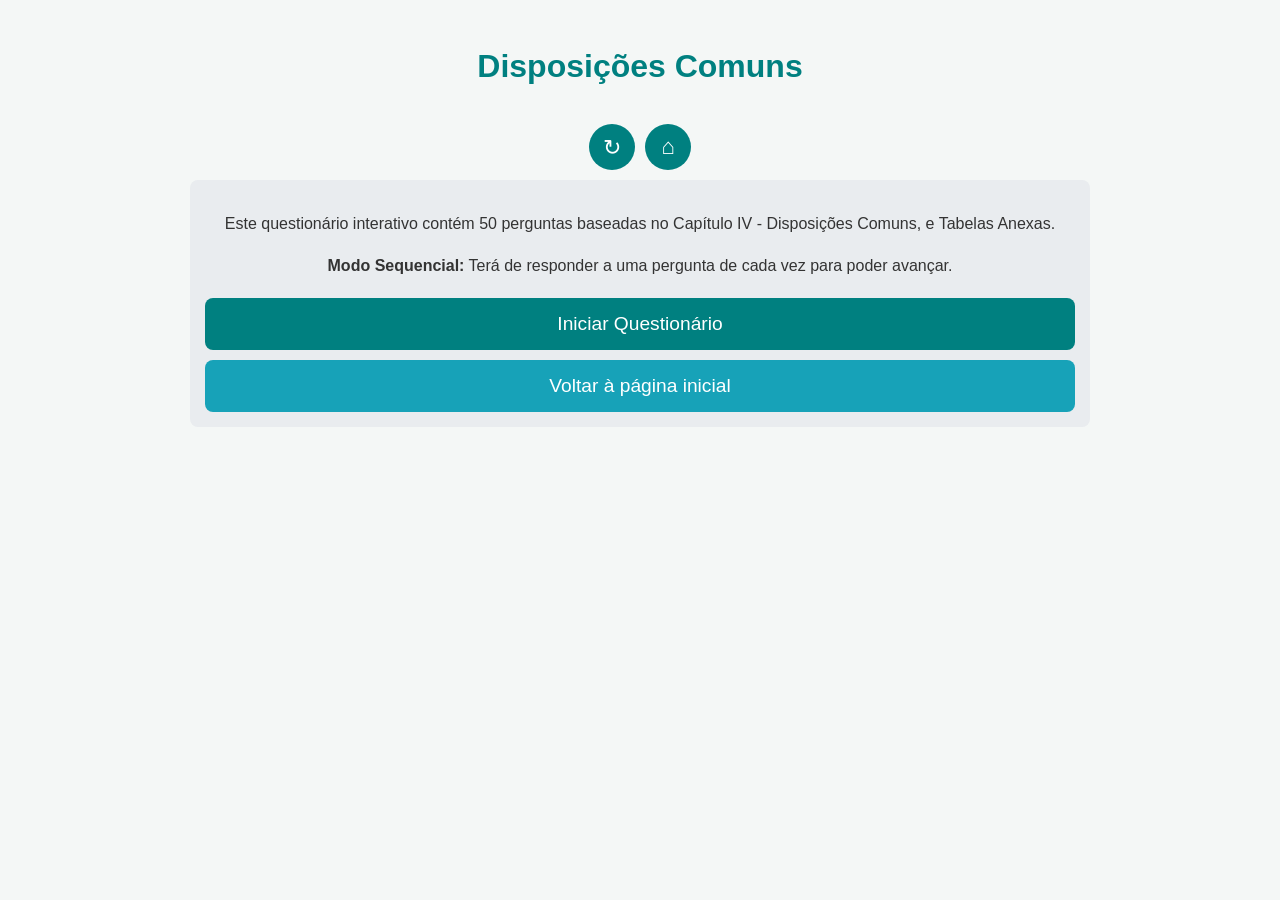
<file: comuns.html>
<!DOCTYPE html>
<html lang="pt">

<head>
    <meta charset="UTF-8">
    <meta name="viewport" content="width=device-width, initial-scale=1.0">
    <title>Disposições Comuns</title>
    <style>
        :root {
            --primary: #008080;
            --success: #28a745;
            --error: #dc3545;
            --background: #f4f7f6;
            --card-bg: #ffffff;
        }

        body {
            font-family: 'Segoe UI', Tahoma, Geneva, Verdana, sans-serif;
            background-color: var(--background);
            color: #333;
            max-width: 900px;
            margin: 0 auto;
            padding: 20px;
            line-height: 1.6;
        }

        h1 {
            text-align: center;
            color: var(--primary);
            padding-bottom: 10px;
        }

        .top-reset {
            display: flex;
            justify-content: center;
            margin: 15px 0 10px;
            gap: 10px;
        }

        .top-reset button {
            background-color: var(--primary);
            color: #fff;
            border: none;
            width: 46px;
            height: 46px;
            border-radius: 50%;
            display: flex;
            align-items: center;
            justify-content: center;
            font-size: 1.4em;
            cursor: pointer;
        }

        .top-reset button:hover {
            filter: brightness(0.9);
        }

        .info {
            background-color: #e9ecef;
            padding: 15px;
            border-radius: 8px;
            margin-bottom: 30px;
            text-align: center;
        }

        .question-card {
            background: var(--card-bg);
            padding: 20px;
            margin-bottom: 20px;
            border-radius: 8px;
            box-shadow: 0 4px 6px rgba(0, 0, 0, 0.1);
            transition: transform 0.2s;
        }

        .question-title {
            font-weight: 600;
            font-size: 1.2em;
            margin-bottom: 15px;
            color: #2c3e50;
        }

        .options {
            list-style: none;
            padding: 0;
            margin: 0;
        }

        .options li {
            margin-bottom: 10px;
        }

        .option-label {
            display: flex;
            align-items: baseline;
            padding: 15px;
            background-color: #f8f9fa;
            border: 1px solid #dee2e6;
            border-radius: 5px;
            cursor: pointer;
            transition: background-color 0.2s;
            font-size: 1.1em;
        }

        .option-label:hover:not(.disabled) {
            background-color: #e2e6ea;
        }

        .option-label.disabled {
            cursor: not-allowed;
            opacity: 0.8;
        }

        .option-label input {
            margin-right: 15px;
            transform: translateY(2px);
        }

        .btn {
            display: block;
            width: 100%;
            background-color: var(--primary);
            color: white;
            border: none;
            padding: 15px;
            font-size: 1.2em;
            border-radius: 8px;
            cursor: pointer;
            margin-top: 20px;
            transition: background-color 0.3s;
        }

        .btn:hover:not(:disabled) {
            filter: brightness(0.85);
        }

        .btn:disabled {
            background-color: #6c757d;
            cursor: not-allowed;
            opacity: 0.7;
        }

        .btn-next {
            background-color: #17a2b8;
        }

        .btn-next:hover:not(:disabled) {
            background-color: #138496;
            filter: none;
        }

        .feedback {
            margin-top: 15px;
            padding: 15px;
            border-radius: 5px;
            font-weight: bold;
            display: none;
            font-size: 1.1em;
        }

        .feedback.correct {
            background-color: #d4edda;
            color: #155724;
            border: 1px solid #c3e6cb;
            display: block;
        }

        .feedback.incorrect {
            background-color: #f8d7da;
            color: #721c24;
            border: 1px solid #f5c6cb;
            display: block;
        }

        .option-correct {
            background-color: #d4edda !important;
            border-color: var(--success) !important;
        }

        .option-incorrect {
            background-color: #f8d7da !important;
            border-color: var(--error) !important;
        }

        #results {
            background: var(--card-bg);
            padding: 30px;
            margin-top: 30px;
            border-radius: 8px;
            box-shadow: 0 4px 6px rgba(0, 0, 0, 0.1);
            text-align: center;
            display: none;
        }

        .score-circle {
            width: 120px;
            height: 120px;
            border-radius: 50%;
            background: var(--primary);
            color: white;
            display: flex;
            align-items: center;
            justify-content: center;
            font-size: 2em;
            font-weight: bold;
            margin: 0 auto 20px;
        }

        .stat-row {
            display: flex;
            justify-content: center;
            gap: 20px;
            margin-top: 20px;
        }

        .stat {
            padding: 10px 20px;
            border-radius: 5px;
            font-weight: bold;
            font-size: 1.1em;
        }

        .stat-correct {
            background-color: #d4edda;
            color: #155724;
        }

        .stat-incorrect {
            background-color: #f8d7da;
            color: #721c24;
        }

        .progress-container {
            margin-bottom: 20px;
            font-weight: bold;
            text-align: center;
            font-size: 1.2em;
            color: var(--primary);
        }

        .nav-controls {
            display: flex;
            justify-content: center;
            align-items: center;
            gap: 10px;
            margin-top: 10px;
        }

        .btn-icon {
            width: 46px;
            height: 46px;
            padding: 0;
            font-size: 1.4em;
            border-radius: 50%;
            display: flex;
            align-items: center;
            justify-content: center;
        }

        #btn-submit {
            width: auto;
            margin-top: 0;
            padding: 0 30px;
            height: 46px;
            border-radius: 23px;
            display: flex;
            align-items: center;
            justify-content: center;
        }
    </style>
</head>

<body>

    <h1>Disposições Comuns</h1>
    <div class="top-reset">
        <button type="button" onclick="restartQuiz()" aria-label="Reiniciar questionário">&#x21BB;</button>
        <button type="button" id="btn-continue-top" onclick="continueQuiz()" aria-label="Continuar a responder"
            style="display: none;">&#x21AA;</button>
        <button type="button" onclick="window.location.href='index.html'"
            aria-label="Voltar à página inicial">&#x2302;</button>
        <button type="button" id="btn-results-top" onclick="showResults()" aria-label="Ver resultados finais"
            style="display: none;">&#x1F4CB;</button>
    </div>

    <div class="info" id="intro-screen">
        <p>Este questionário interativo contém 50 perguntas baseadas no Capítulo IV - Disposições Comuns, e Tabelas
            Anexas.</p>
        <p><strong>Modo Sequencial:</strong> Terá de responder a uma pergunta de cada vez para poder avançar.</p>
        <button class="btn" onclick="startQuiz()">Iniciar Questionário</button>
        <button class="btn btn-next" style="margin-top: 10px;" onclick="window.location.href='index.html'">Voltar à
            página inicial</button>
    </div>

    <div id="quiz-screen" style="display: none;">
        <div class="progress-container">
            Pergunta <span id="current-q-num">1</span> de <span id="total-q-num">50</span>
        </div>

        <div class="question-card" id="question-card">
            <div class="question-title" id="question-text"></div>
            <ul class="options" id="options-list"></ul>
            <div class="feedback" id="feedback-msg"></div>
        </div>

        <div class="nav-controls">
            <button type="button" class="btn btn-next btn-icon" id="btn-prev-nav" onclick="prevQuestionNav()"
                aria-label="Pergunta anterior">&#x276E;</button>
            <button type="button" class="btn" id="btn-submit" onclick="submitAnswer()">Responder</button>
            <button type="button" class="btn btn-next btn-icon" id="btn-next-nav" onclick="nextQuestionNav()"
                aria-label="Próxima pergunta">&#x276F;</button>
        </div>
    </div>

    <div id="results">
        <h2>Resultados Finais</h2>
        <div class="score-circle" id="score-circle">0%</div>
        <div class="stat-row">
            <div class="stat stat-correct">Certas: <span id="count-correct">0</span></div>
            <div class="stat stat-incorrect">Erradas: <span id="count-incorrect">0</span></div>
        </div>
    </div>

    <script>
        const quizData = [
            { q: "O serviço de exames, que engloba as provas ModA e os exames finais nacionais, é:", o: ["A) Facultativo para todos os professores", "B) Obrigatório apenas para professores relatores", "C) De aceitação obrigatória para todos os intervenientes referidos (vigilantes, classificadores, etc.)", "D) Voluntário mediante pagamento extra"], a: 2 },
            { q: "Qual destes deveres é imposto a TODOS os intervenientes no processo de avaliação externa?", o: ["A) Corrigir provas", "B) Dever de sigilo", "C) Acompanhar alunos ao WC", "D) Prestar declarações à imprensa escolar"], a: 1 },
            { q: "O anonimato dos professores classificadores e relatores das provas e processos de reapreciação é assegurado por quem?", o: ["A) Apenas pelo Diretor da Escola", "B) Por todos e a todos os intervenientes", "C) Exclusivamente pelos serviços informáticos (JNE)", "D) Não existe tal anonimato"], a: 1 },
            { q: "Constitui um direito dos professores classificadores:", o: ["A) Prioridade nas funções de classificação sobre quaisquer outras atividades da escola, exceto atividades letivas e reuniões de avaliação", "B) Receberem isenção total de qualquer outra reunião", "C) Acesso livre aos dados pessoais do aluno", "D) Recusa justificada na correção"], a: 0 },
            { q: "A marcação de férias dos professores que integram as bolsas de classificadores pode ser autorizada pelo diretor, mas tem restrições em que períodos?", o: ["A) Nos finais de semana de julho", "B) Em dezembro e janeiro", "C) Não pode incluir os períodos de classificação e de aplicação da componente oral para as quais sejam convocados", "D) Estão totalmente impedidos de marcar férias de verão"], a: 2 },
            { q: "Perante uma suspeita de fraude na classificação das respostas dadas pelo aluno durante o processo de correção (classificadores), o professor deve:", o: ["A) Anular a prova automaticamente", "B) Comunicar ao responsável de agrupamento do JNE através de relatório devidamente fundamentado", "C) Falar diretamente com o Conselho Executivo", "D) Apenas dar 0 valores à questão"], a: 1 },
            { q: "Nas escolas onde se realizam provas ou exames nacionais, quem é o responsável primário e supervisor pelo Secretariado de exames?", o: ["A) O Chefe de Secretaria", "B) O Diretor", "C) O Delegado de Saúde", "D) O Inspetor de Educação Local"], a: 1 },
            { q: "O material autorizado nas provas e exames é exclusivamente o discriminado onde?", o: ["A) No programa letivo entregue no início do ano", "B) Pelo Professor de disciplina verbalmente", "C) Nas informações publicadas num edital da escola", "D) Na Informação-Prova de cada prova/código e nas informações complementares"], a: 3 },
            { q: "O uso de dicionários unilingues e ou bilingues, em suporte papel, nas provas:", o: ["A) É proibido em todas as provas nacionais", "B) É universal e livre em qualquer exame", "C) É definido através das Informações-Prova das respetivas disciplinas", "D) É uma decisão do vigilante no momento da prova"], a: 2 },
            { q: "A presença, junto dos alunos a realizar exame, de um relógio com comunicação à distância (mesmo desligado) constitui:", o: ["A) Uma infração leve, alvo de aviso", "B) Uma mera distração autorizada", "C) Uma irregularidade ou fraude", "D) Uma infração passível de prisão civil"], a: 2 },
            { q: "O registo de quaisquer expressões desrespeitosas na folha da prova do aluno constitui:", o: ["A) Uma irregularidade e ou fraude", "B) Um direito de liberdade de expressão tolerado", "C) Um erro descontado na cotação de português", "D) Lixo sem consequência regulamentar"], a: 0 },
            { q: "A anulação de uma prova por irregularidades identificadas na situação de material não autorizado é da competência legal do:", o: ["A) Presidente do JNE", "B) Reitor nacional", "C) Vigilante de sala", "D) Diretor de escola"], a: 3 },
            { q: "Quando alunos cometem ou tentam cometer fraude durante a prova, eles:", o: ["A) Abandonam a sala imediatamente e de forma discreta", "B) A prova é suspensa mas não podem abandonar a sala até ao fim do tempo de duração da mesma", "C) São transferidos para uma sala isolada de fraude", "D) Recebem um novo enunciado para tentar de novo com 0 de partida"], a: 1 },
            { q: "Uma anulação de exame na 1.ª fase por fraude (da responsabilidade do aluno) impede a sua inscrição para a 2.ª fase do exame nesse mesmo ano escolar?", o: ["A) Sim, impede totalmente a repetição ou recurso na 2.ª fase dessa prova no mesmo ano", "B) Não, a 2.ª fase serve exatamente para estas ocorrências", "C) Só impede se for fraude reiterada", "D) Impede, mas com pagamento de multa de 50€ pode inscrever-se"], a: 0 },
            { q: "Sempre que o JNE autorizar a título excecional a 'repetição' de exames nas fases, isso obriga que:", o: ["A) A prova inicial tenha de ser anulada antes da publicação das classificações", "B) A nota mais alta de ambas seja contabilizada", "C) As duas provas originem uma média percentual final", "D) O aluno pague a dobrar os seguros"], a: 0 },
            { q: "Pode o aluno ter de lidar com anulação 'Apenas Geral' de provas (que anule para todos) no art 94º por fraude sistemática/descoberta superveniente? A quem caberá ditar tal fatalidade se ocorrer a título massivo?", o: ["A) Ao coordenador das línguas da escola no dia da deteção num conselho informal isolado", "B) Despacho do Presidente JNE anula localmente a alunos (caso a caso) mas generalizado a todos é do Ministro da Educação, Ciências", "C) A anulação global não existe", "D) Ao Presidente da República em Diário da República unicamente"], a: 1 },
            { q: "Os praticantes desportivos de alto rendimento podem requerer provas de época especial (agosto). Até quando deve o encarregado/aluno entregar ao diretor o requerimento?", o: ["A) Até 29 de maio", "B) Até ao final de abril", "C) Em qualquer momento", "D) Até 1 de julho"], a: 0 },
            { q: "Qual a entidade responsável pela validação clínica/estatuto de atleta de alto rendimento submetido pelo JNE para validação?", o: ["A) Associação Portuguesa de Futebol", "B) Câmara Municipal do desporto", "C) Instituto Português do Desporto e Juventude, I.P.", "D) Comité Olímpico de Portugal"], a: 2 },
            { q: "Na confirmação de que vai aos exames em época especial de praticante desportivo, após autorização, é exigido ao encarregado/aluno:", o: ["A) Assinatura de confissão de dados", "B) O depósito de 25 euros, independente do n.º de exames (reembolsável após realização)", "C) O pagamento de 25 euros não reembolsáveis", "D) Frequência na escola de agosto"], a: 1 },
            { q: "Se o aluno da época especial desportiva faltar aos exames na referida época especial para a qual pagou caução:", o: ["A) Os 25 euros são-lhe perdoados/devolvidos via CTT", "B) Implica a não devolução da quantia depositada, passando a receita da escola", "C) Tem justificação médica validada sempre a posteriori", "D) Vai responder a inquérito da Inspeção"], a: 1 },
            { q: "Qual o custo estabelecido pela época especial para os atletas de alto rendimento pagarem enquanto ato de depósito de confirmação por disciplinas/total?", o: ["A) 10 euros por disciplina em causa até máximo 30e", "B) 25 euros pelo ato/total (independente do número de provas a realizar na época), devolvido após as fazer", "C) 50 euros cativos sem devoluções", "D) Apenas o IRS"], a: 1 },
            { q: "Qual dos seguintes grupos, de acordo com o Regulamento, não está contemplado com a hipótese de aceder especificamente a épocas especiais de exames na mesma alínea?", o: ["A) Mães estudantes", "B) Grávidas", "C) Pais estudantes", "D) Alunos em férias comprovadas no estrangeiro"], a: 3 },
            { q: "Os militares em regimes de contrato (RC, RCE ou RV) podem ter época especial de exames?", o: ["A) Apenas se a Pátria recomendar superiormente ao ministério", "B) Não têm acesso especial sob justificação militar", "C) Sim, se por motivos operacionais do diploma legal não puderem prestar na época normal", "D) Apenas se forem generais"], a: 2 },
            { q: "Se for um Estudante Grávida pode justificar o acesso à 2ª Fase dos exames no Secundário/Básico ou tem um estatuto protetor na 1ª fase isolado?", o: ["A) Grávidas não podem ir aos exames se o filho já nasceu no mês corrente da aprovação.", "B) Podem aceder ao regime de Época Especial para prestação de Exames / Provas a esse título de lei", "C) Têm apenas perdões de classificação no Básico e perdem para a Nacional", "D) Entram automáticas mas com faltas nos certificados"], a: 1 },
            { q: "Para o prosseguimento regular dos processos Exames Especiais Desportivos e os Exames que requeiram depósitos, de que forma o Tratamento Dos Dados cumpre diretrizes (Artigo 97)?", o: ["A) Obedecem a preenchimento sem ressalvas na plataforma cívica do conselho local", "B) Na defesa do tratamento apenas à lei do JNE", "C) Rege-se aos princípios da licitude, proporcionalidade, defense garantindo a lei LGPD/GPDR", "D) São públicos nos corredores do IPDJ no final"], a: 2 },
            { q: "Os montantes devidos por professores relatores pela reapreciação de exames e custos do processo nos normativos são regulados por quem/quê?", o: ["A) Disposições financeiras e despachos do membro do governo que tutela a área", "B) Pelo Diretor regional da autonomia escolar associada", "C) Pela FENPROF em convenção anual", "D) Por livre trânsito e com base no salário da escola a cargo"], a: 0 },
            { q: "Constitui uma Prova de Tipo 'P' nas tabelas a designação de:", o: ["A) Prova Polivalente", "B) Prova Prática (envolvendo manipulação experimental, instrumentos, etc e júri de observação)", "C) Prova de Produção", "D) Programação Web"], a: 1 },
            { q: "As provas ModA (Monitorização da Aprendizagem) no 4.º ano, à disciplina de Português (41) tem a duração de:", o: ["A) 90 minutos", "B) 105 minutos", "C) 120 minutos", "D) 60 minutos"], a: 1 },
            { q: "No âmbito da prova ModA do 4.º ano de Ciências Naturais (49) [no mapa 2028], a duração da prova escrita referida na matriz de anexos é de:", o: ["A) 60 min", "B) 90 min", "C) 105 min", "D) 120 min"], a: 2 },
            { q: "No escalonamento ModA para PLNM, o nível iniciação é constituído pelos módulos:", o: ["A) B1 e B2", "B) C1 e C2", "C) Nível zero ou A1/A2", "D) Apenas B1"], a: 2 },
            { q: "A prova oral das provas ModA de PLNM de iniciação de 4º e 6º ano, não deve exceder um limite temporal. Qual?", o: ["A) 15 minutos", "B) 5 minutos", "C) 10 minutos", "D) 20 minutos"], a: 1 },
            { q: "No 6.º ano, a prova ModA de Inglês (65) possui uma duração letiva de prova distribuída por:", o: ["A) 90 min (Escrita)", "B) 95 min (Escrita) + 10 min (Oral)", "C) 105 min absolutos (Escrita)", "D) 90 min (Escrita) + 15 min (Oral)"], a: 1 },
            { q: "A prova 'ModA de Português Língua Segunda (44 ou 62)' destina-se a focar que estrato sociológico de alunos estritamente no Básico?", o: ["A) Exclusivo para estrangeiros recém-chegados", "B) Apenas a situações de surdez severa a profunda", "C) Exclusivo de invisuais totais", "D) Apenas disléxicos"], a: 1 },
            { q: "A prova de 'Português Língua Não Materna (63) - nível A2' do 6.º ano inclui vertente prática na ModA de quanto tempo em minutos regulamentares totais referenciados nos quadros?", o: ["A) 100 min Escrita + 5 min Oral", "B) 90 min Escrita + 15 min Oral", "C) 105 min Integrais sem limite", "D) 95 min + 10 min"], a: 0 },
            { q: "De acordo com as Disposições dos quadros Prazos de inscrição (Básico), alunos que frequentem o 9º ano geral (internos, normais):", o: ["A) Devem pagar inscrição até 19 de Março", "B) Inscrevem-se obrigatoriamente entre 6 a 19 marco", "C) Não necessitam de inscrição", "D) Inscrições em julho na fase 2"], a: 2 },
            { q: "No quadro IV respeitante a provas Finais de Básico de 9.º ano, qual o tempo de prova previsto e a tolerância regulamentada para Português (91)?", o: ["A) 90 minutos de realização + 30 min tolerância", "B) 120 minutos de realização integral sem tolerâncias", "C) 105 minutos realização + 15 min tolerância", "D) 60 minutos realização + 30 min de tolerância"], a: 0 },
            { q: "As provas orais do Ensino Básico de Equivalência à Frequência nos 1.º 2.º e 3.º ciclos (referências a, b... no quadro), exceto algumas exceções fixadas, são limitadas a quanto tempo máximo e de que natureza externa?", o: ["A) 15 minutos, à porta fechada (restritas)", "B) 5 minutos livres a público", "C) 15 minutos e são abertas à assistência do público", "D) O tempo é livre, mas confidenciais"], a: 2 },
            { q: "A prova (Exame) a nível de escola de equivalência a exames finais de 'Inglês (450 - iniciação)' destina-se a quem?", o: ["A) Estudantes que chumbam Inglês", "B) Exclusivamente a alunos de sistemas estrangeiros que não frequentaram a disciplina homóloga em percurso equivalente ao básico", "C) Apenas a estudantes disléxicos", "D) Jovens praticantes de alto rendimento"], a: 1 },
            { q: "No 1º Ciclo, a prova de equivalência a frequência PEF de 'Educação Física' ocorre:", o: ["A) Em 90 minutos escritos e com observação", "B) Em 45 minutos essencialmente base prática (P)", "C) A disciplina já não existe nos regulamentos de aprovação e de exames por dispensa nacional em decreto recente", "D) Apenas com um teste de Cooper"], a: 1 },
            { q: "Para os Exames finais nacionais (Ensino Secundário), no panorama dos Cursos Científico-Humanísticos gerais, a inscrição na 1.ª fase como interno tem um prazo geralmente estipulado em base (Ex: tabela 2026/2027) entre:", o: ["A) Fim de Junho", "B) Primeiros dias até meio/final da 3.ª semana de Março (e.g. 6 a 19 de março, 5 a 18 março)", "C) Todo o mês de fevereiro", "D) Início de Julho (época estival)"], a: 1 },
            { q: "Os Exames nacionais da via Científico-Humanística do 12.º ano das disciplinas de Biologia e Geologia e de Física e Química A (11.ºano) têm respetivamente duração e tolerância de:", o: ["A) 150 min (sem tolerância)", "B) 120 minutos e 30 minutos de tolerância", "C) 90 minutos e 30 minutos tolerância", "D) 120 min + 15 min de tolerância"], a: 1 },
            { q: "Quais os alunos que têm como obrigatório inscrever-se para a Fase 1 (Exames Fin. Nacionais) sob o panorama geral indicado nas regras/quadros?", o: ["A) Somente alunos com mais de 18 anos", "B) Somente os autopropostos isolados", "C) Obrigatório para todos os alunos em currículos correntes (como cond. aos exames)", "D) A 1.ª fase é facultativa por despachos avulsos"], a: 2 },
            { q: "Que tipos de prova constituem os Exames Finais Nacionais (Cursos Secundário) mencionados nas alíneas explicativas?", o: ["A) Prova Escrita (E) e Prova Prática (P)", "B) Provas Online Exclusivas", "C) Prova escrita (E) e Prova oral (O)", "D) Prova digital, Prática Exclusiva, Entrevista"], a: 2 },
            { q: "Um Aluno Interno nos Cursos Científico-Humanísticos no Ensino Secundário que queira mudar a opção de disciplina sujeita a exame de 12.º para a conclusão (CFD).", o: ["A) Apenas requer nos 6 meses prévios e paga sobretaxa de juro", "B) Não o pode fazer após os 18 anos civis", "C) Tem como limite o Último dia do 3.º Período na escola", "D) Decorre a alteração a qualquer momento online sem entraves do diretor"], a: 2 },
            { q: "Para o cálculo ou tipologias das Provas de Equivalência à Frequência de secundário (PEF Secundário, ex: Quadro VIII), as disciplinas com comp. prática: Física, Química e Biologia têm cota de Componente Prática de:", o: ["A) 20%", "B) 50%", "C) 15% apenas teórica", "D) Tem 90 minutos Escrita e 90 minutos Prática (+30min de tolerância destas)", "E) - Alternativa correta da outra lista: 30% componente final (e duração E+P = 90+90)"], a: 4 },
            { q: "Na ponderação específica das classificações da disciplina de Educação Física na Via Artística/Humanística em Provas Equivalência (PEF, Secundário), qual a distribution Escrita / Prática?", o: ["A) Escrita 30% / Prática 70%", "B) Escrita 70% / Prática 30%", "C) Escrita 50% / Prática 50%", "D) Prática a 100%"], a: 0 },
            { q: "Qual a duração da PEF (Prova Equivalência à Freq.) de História B (secundário) segundo a matriz se esta ocorrer nos padrões dos Quadros (comparativamente a Filosofia ou Grego)?", o: ["A) 120 minutos", "B) 90 minutos", "C) 150 minutos", "D) 60 minutos"], a: 1 },
            { q: "Nos quadros de Equivalência à Frequência Secundário de Cursos Artísticos, de forma a exemplificar durações pesadas, as disciplinas Específicas de Desenho A (206) ou Geometria Descritiva A duram quanto?", o: ["A) 120 minutos", "B) 60 minutos", "C) 150 minutos (Escrita)", "D) 100 minutos"], a: 2 },
            { q: "Na ponderação do quadro X referente aos Exames de línguas a nível de escola Francês (317 - iniciação), como pesa a prova?", o: ["A) 70% escrita e 30% oral", "B) 50/50 % igual", "C) Componente Escrita (80%) e Componente Oral (20%)", "D) Escrita a 100% sem componente oral na avaliação final da Frequência Nacional"], a: 2 },
            { q: "O JNE atua preferencialmente usando métodos de divulgação online no despacho e no tratamento. Onde é afixado tradicionalmente as informações de Exames?", o: ["A) Direção Regional e Câmaras", "B) Através das vias da escola informadas pelo Diretor via Secretariado de exames", "C) Sempre nos perfis de redes sociais das associações de país", "D) Entregue em mão aos alunos com notificação escrita do Reitor"], a: 1 }
        ];

        const STORAGE_KEY = 'quiz_comuns_state_v1';

        let currentQuestionIndex = 0;
        let correctCount = 0;
        let incorrectCount = 0;
        let answered = false;
        let selectedIndexForCurrent = null;
        let answers = new Array(quizData.length).fill(null);

        function updateNavButtons() {
            const prevBtn = document.getElementById('btn-prev-nav');
            const nextBtn = document.getElementById('btn-next-nav');
            if (!prevBtn || !nextBtn) return;

            prevBtn.disabled = currentQuestionIndex === 0;
            nextBtn.disabled = currentQuestionIndex === quizData.length - 1;
        }

        function saveState(extra = {}) {
            const state = {
                currentQuestionIndex,
                correctCount,
                incorrectCount,
                answered,
                selectedIndex: selectedIndexForCurrent,
                answers,
                totalQuestions: quizData.length,
                ...extra
            };
            try {
                localStorage.setItem(STORAGE_KEY, JSON.stringify(state));
            } catch (e) {
                // ignorar falhas de armazenamento
            }
        }

        function clearState() {
            try {
                localStorage.removeItem(STORAGE_KEY);
            } catch (e) { }
        }

        function restartQuiz() {
            clearState();
            location.reload();
        }

        function continueQuiz() {
            document.getElementById('results').style.display = 'none';
            document.getElementById('quiz-screen').style.display = 'block';
            document.getElementById('btn-continue-top').style.display = 'none';
            document.getElementById('btn-results-top').style.display = 'flex';
            saveState({ started: true, finished: false });
        }
        function startQuiz() {
            document.getElementById('intro-screen').style.display = 'none';
            document.getElementById('quiz-screen').style.display = 'block';
            document.getElementById('total-q-num').textContent = quizData.length;
            currentQuestionIndex = 0;
            correctCount = 0;
            incorrectCount = 0;
            answered = false;
            selectedIndexForCurrent = null;
            answers = new Array(quizData.length).fill(null);
            showQuestion();
            document.getElementById('btn-continue-top').style.display = 'none';
            document.getElementById('btn-results-top').style.display = 'flex';
            saveState({ started: true, finished: false });
        }

        function renderAnsweredState(storedAnswer) {
            const qData = quizData[currentQuestionIndex];
            const feedbackEl = document.getElementById('feedback-msg');

            document.querySelectorAll('.option-label').forEach(label => label.classList.add('disabled'));
            document.querySelectorAll('input[name="current-q"]').forEach(input => {
                input.disabled = true;
                if (storedAnswer && parseInt(input.value) === storedAnswer.selectedIndex) {
                    input.checked = true;
                }
            });

            document.getElementById('label-opt-' + qData.a).classList.add('option-correct');

            if (storedAnswer && storedAnswer.selectedIndex === qData.a) {
                feedbackEl.textContent = "Resposta Correta!";
                feedbackEl.className = "feedback correct";
            } else if (storedAnswer) {
                document.getElementById('label-opt-' + storedAnswer.selectedIndex).classList.add('option-incorrect');
                const correctLetter = qData.o[qData.a] ? qData.o[qData.a].charAt(0) : '';
                feedbackEl.textContent = "Resposta Incorreta! A opção correta é a " + correctLetter + ".";
                feedbackEl.className = "feedback incorrect";
            }

            document.getElementById('btn-submit').style.display = 'none';
        }

        function showQuestion() {
            answered = false;
            selectedIndexForCurrent = null;
            const qData = quizData[currentQuestionIndex];

            document.getElementById('current-q-num').textContent = currentQuestionIndex + 1;
            document.getElementById('question-text').textContent = (currentQuestionIndex + 1) + ". " + qData.q;

            const optionsList = document.getElementById('options-list');
            optionsList.innerHTML = '';

            qData.o.forEach((opt, index) => {
                const li = document.createElement('li');
                li.innerHTML = '<label class="option-label" id="label-opt-' + index + '">' +
                    '<input type="radio" name="current-q" value="' + index + '">' +
                    '<span>' + opt + '</span>' +
                    '</label>';
                optionsList.appendChild(li);
            });

            document.getElementById('feedback-msg').style.display = 'none';
            document.getElementById('feedback-msg').className = 'feedback';

            document.getElementById('btn-submit').style.display = 'block';
            document.getElementById('btn-submit').disabled = false;

            const storedAnswer = answers[currentQuestionIndex];
            if (storedAnswer) {
                answered = true;
                selectedIndexForCurrent = storedAnswer.selectedIndex;
                document.getElementById('feedback-msg').style.display = 'block';
                renderAnsweredState(storedAnswer);
            }

            updateNavButtons();
        }

        function submitAnswer() {
            if (answered) return;

            const selectedOpt = document.querySelector('input[name="current-q"]:checked');
            if (!selectedOpt) {
                alert("Por favor, selecione uma opção antes de responder.");
                return;
            }

            answered = true;
            document.getElementById('btn-submit').disabled = true;

            const selectedIndex = parseInt(selectedOpt.value);
            const qData = quizData[currentQuestionIndex];
            const feedbackEl = document.getElementById('feedback-msg');

            document.querySelectorAll('.option-label').forEach(label => label.classList.add('disabled'));
            document.querySelectorAll('input[name="current-q"]').forEach(input => input.disabled = true);

            document.getElementById('label-opt-' + qData.a).classList.add('option-correct');

            if (selectedIndex === qData.a) {
                correctCount++;
                feedbackEl.textContent = "Resposta Correta!";
                feedbackEl.className = "feedback correct";
                answers[currentQuestionIndex] = { selectedIndex, isCorrect: true };
            } else {
                incorrectCount++;
                document.getElementById('label-opt-' + selectedIndex).classList.add('option-incorrect');
                const correctLetter = qData.o[qData.a] ? qData.o[qData.a].charAt(0) : '';
                feedbackEl.textContent = "Resposta Incorreta! A opção correta é a " + correctLetter + ".";
                feedbackEl.className = "feedback incorrect";
                answers[currentQuestionIndex] = { selectedIndex, isCorrect: false };
            }

            document.getElementById('btn-submit').style.display = 'none';

            saveState({ started: true, finished: false });
        }

        function goToQuestion(index) {
            if (index < 0 || index >= quizData.length) return;
            currentQuestionIndex = index;
            showQuestion();
            saveState({ started: true, finished: false });
        }

        function prevQuestionNav() {
            if (currentQuestionIndex > 0) {
                goToQuestion(currentQuestionIndex - 1);
            }
        }

        function nextQuestionNav() {
            if (currentQuestionIndex < quizData.length - 1) {
                goToQuestion(currentQuestionIndex + 1);
            }
        }

        function showResults() {
            document.getElementById('quiz-screen').style.display = 'none';

            const total = quizData.length;
            correctCount = answers.filter(a => a && a.isCorrect).length;
            incorrectCount = answers.filter(a => a && a.isCorrect === false).length;
            const percentage = Math.round((correctCount / total) * 100);

            document.getElementById('count-correct').textContent = correctCount;
            document.getElementById('count-incorrect').textContent = incorrectCount;
            document.getElementById('score-circle').textContent = percentage + '%';

            document.getElementById('btn-continue-top').style.display = 'flex';
            document.getElementById('btn-results-top').style.display = 'none';
            document.getElementById('results').style.display = 'block';
            saveState({ started: true, finished: true });
        }

        function restoreFromStorage() {
            let stored = null;
            try {
                stored = JSON.parse(localStorage.getItem(STORAGE_KEY));
            } catch (e) {
                stored = null;
            }
            if (!stored) return;

            if (stored.totalQuestions !== quizData.length) {
                clearState();
                return;
            }

            currentQuestionIndex = stored.currentQuestionIndex || 0;
            correctCount = stored.correctCount || 0;
            incorrectCount = stored.incorrectCount || 0;
            answered = !!stored.answered;
            selectedIndexForCurrent = typeof stored.selectedIndex === 'number' ? stored.selectedIndex : null;
            answers = Array.isArray(stored.answers) ? stored.answers : new Array(quizData.length).fill(null);

            document.getElementById('intro-screen').style.display = 'none';
            document.getElementById('quiz-screen').style.display = 'block';
            document.getElementById('total-q-num').textContent = quizData.length;

            if (stored.finished) {
                showResults();
                document.getElementById('btn-continue-top').style.display = 'flex';
                document.getElementById('btn-results-top').style.display = 'none';
                return;
            }

            showQuestion();
            document.getElementById('btn-continue-top').style.display = 'none';
            document.getElementById('btn-results-top').style.display = 'flex';
        }

        window.addEventListener('load', restoreFromStorage);
    </script>
</body>

</html>
</file>
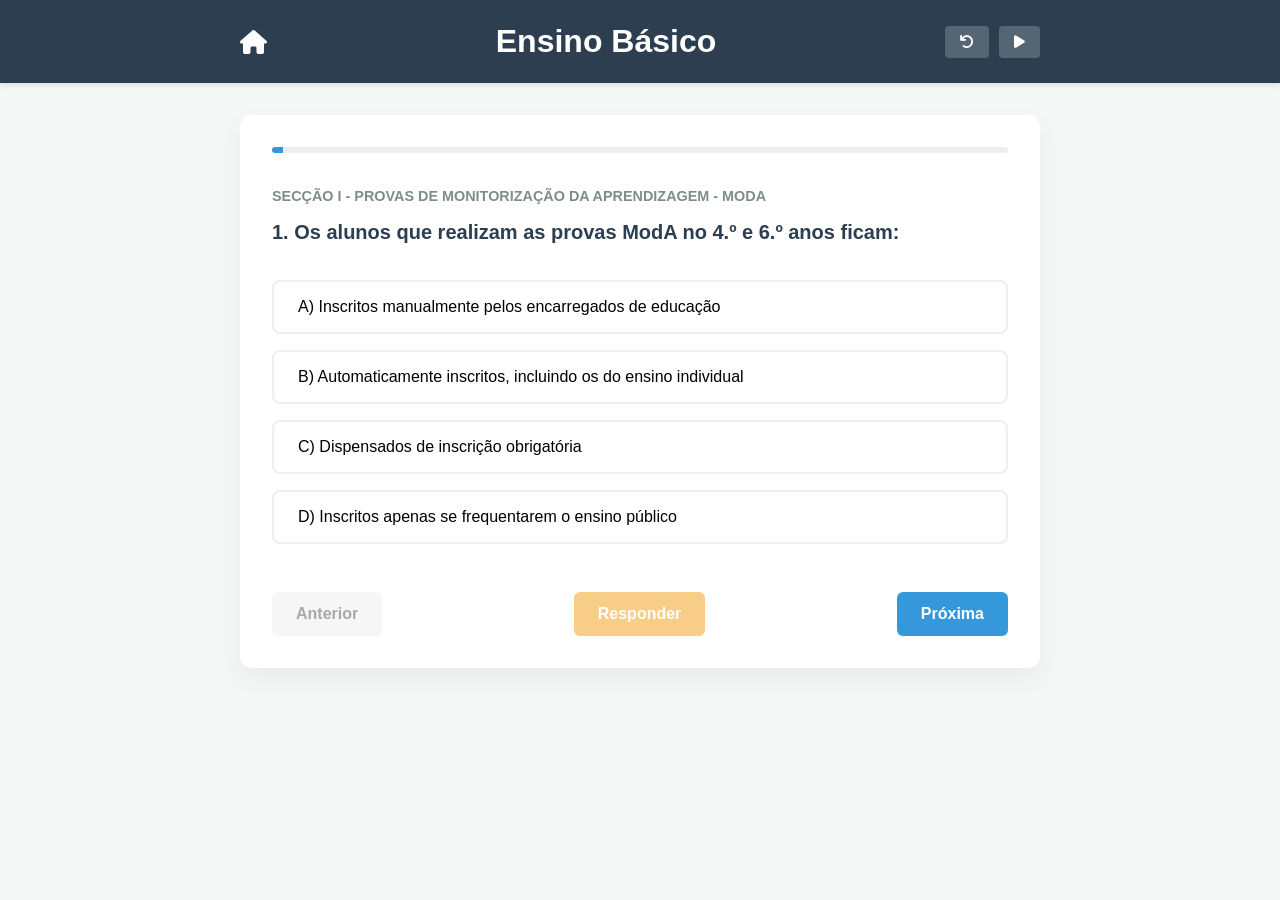
<file: quiz.html>
<!DOCTYPE html>
<html lang="pt">
<head>
    <meta charset="UTF-8">
    <meta name="viewport" content="width=device-width, initial-scale=1.0">
    <title>Quiz de Exames</title>
    <link rel="stylesheet" href="styles/quiz.css">
    <!-- Font Awesome for icons -->
    <link rel="stylesheet" href="https://cdnjs.cloudflare.com/ajax/libs/font-awesome/6.0.0/css/all.min.css">
</head>
<body>
    <header>
        <div class="nav-container">
            <a href="index.html" class="home-link" title="Voltar ao Início">
                <i class="fas fa-home"></i>
            </a>
            <h1 id="header-title">Questões de Exames</h1>
            <div class="top-buttons">
                <button id="btn-restart" class="btn-top" title="Reiniciar">
                    <i class="fas fa-undo"></i>
                </button>
                <button id="btn-continue" class="btn-top" title="Continuar">
                    <i class="fas fa-play"></i>
                </button>
            </div>
        </div>
    </header>

    <main>
        <div id="loading">
            <div class="spinner"></div>
            <p>A carregar perguntas...</p>
        </div>

        <div id="quiz-content" class="quiz-container" style="display: none;">
            <div class="progress-bar">
                <div id="progress-fill" class="progress-fill"></div>
            </div>
            
            <div id="section-title" class="section-title"></div>
            <div id="question-text" class="question-text"></div>
            
            <div id="options-container" class="options-container">
                <!-- Options will be rendered here -->
            </div>

            <div id="feedback-container" class="feedback-container"></div>

            <div class="controls">
                <button id="btn-prev" class="btn btn-prev" disabled>Anterior</button>
                <button id="btn-answer" class="btn btn-answer" disabled>Responder</button>
                <button id="btn-next" class="btn btn-next">Próxima</button>
            </div>
        </div>

        <div id="results" class="quiz-container results-screen">
            <h2>Resultado Final</h2>
            <div id="score-message"></div>
            <div id="final-score" class="score-display">0 / 0</div>
            <div class="controls" style="justify-content: center; gap: 20px;">
                <button onclick="restartQuiz()" class="btn btn-next">Tentar Novamente</button>
                <button onclick="window.location.href='index.html'" class="btn btn-prev">Voltar ao Início</button>
            </div>
        </div>
    </main>

    <script src="scripts/quiz.js"></script>
</body>
</html>
</file>
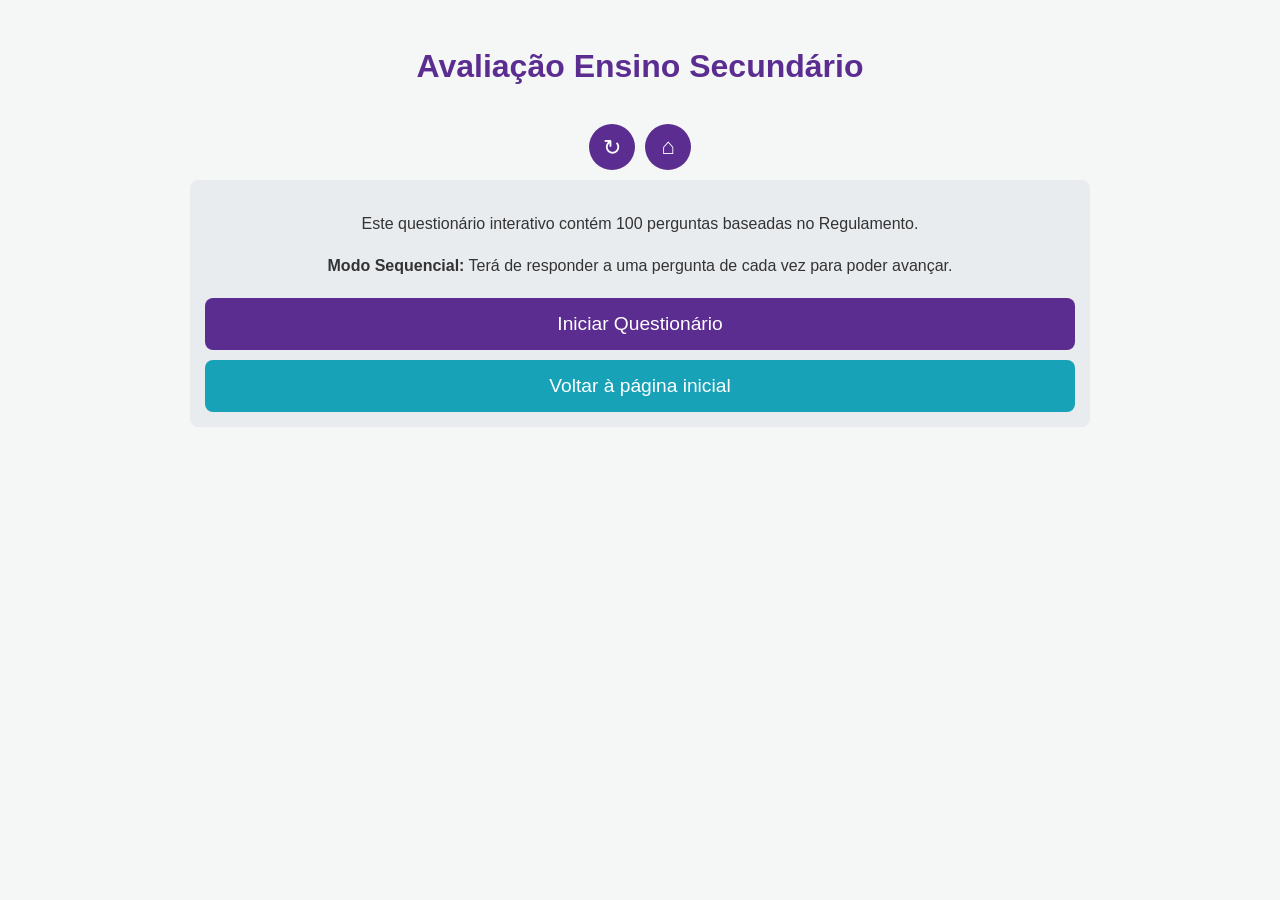
<file: secundario.html>
<!DOCTYPE html>
<html lang="pt">

<head>
    <meta charset="UTF-8">
    <meta name="viewport" content="width=device-width, initial-scale=1.0">
    <title>Avaliação Ensino Secundário</title>
    <style>
        :root {
            --primary: #5c2d91;
            --success: #28a745;
            --error: #dc3545;
            --background: #f4f7f6;
            --card-bg: #ffffff;
        }

        body {
            font-family: 'Segoe UI', Tahoma, Geneva, Verdana, sans-serif;
            background-color: var(--background);
            color: #333;
            max-width: 900px;
            margin: 0 auto;
            padding: 20px;
            line-height: 1.6;
        }

        h1 {
            text-align: center;
            color: var(--primary);
            padding-bottom: 10px;
        }

        .top-reset {
            display: flex;
            justify-content: center;
            margin: 15px 0 10px;
            gap: 10px;
        }

        .top-reset button {
            background-color: var(--primary);
            color: #fff;
            border: none;
            width: 46px;
            height: 46px;
            border-radius: 50%;
            display: flex;
            align-items: center;
            justify-content: center;
            font-size: 1.4em;
            cursor: pointer;
        }

        .top-reset button:hover {
            filter: brightness(0.9);
        }

        .info {
            background-color: #e9ecef;
            padding: 15px;
            border-radius: 8px;
            margin-bottom: 30px;
            text-align: center;
        }

        .question-card {
            background: var(--card-bg);
            padding: 20px;
            margin-bottom: 20px;
            border-radius: 8px;
            box-shadow: 0 4px 6px rgba(0, 0, 0, 0.1);
            transition: transform 0.2s;
        }

        .question-title {
            font-weight: 600;
            font-size: 1.2em;
            margin-bottom: 15px;
            color: #2c3e50;
        }

        .options {
            list-style: none;
            padding: 0;
            margin: 0;
        }

        .options li {
            margin-bottom: 10px;
        }

        .option-label {
            display: flex;
            align-items: baseline;
            padding: 15px;
            background-color: #f8f9fa;
            border: 1px solid #dee2e6;
            border-radius: 5px;
            cursor: pointer;
            transition: background-color 0.2s;
            font-size: 1.1em;
        }

        .option-label:hover:not(.disabled) {
            background-color: #e2e6ea;
        }

        .option-label.disabled {
            cursor: not-allowed;
            opacity: 0.8;
        }

        .option-label input {
            margin-right: 15px;
            transform: translateY(2px);
        }

        .btn {
            display: block;
            width: 100%;
            background-color: var(--primary);
            color: white;
            border: none;
            padding: 15px;
            font-size: 1.2em;
            border-radius: 8px;
            cursor: pointer;
            margin-top: 20px;
            transition: background-color 0.3s;
        }

        .btn:hover:not(:disabled) {
            filter: brightness(0.85);
        }

        .btn:disabled {
            background-color: #6c757d;
            cursor: not-allowed;
            opacity: 0.7;
        }

        .btn-next {
            background-color: #17a2b8;
        }

        .btn-next:hover:not(:disabled) {
            background-color: #138496;
            filter: none;
        }

        .feedback {
            margin-top: 15px;
            padding: 15px;
            border-radius: 5px;
            font-weight: bold;
            display: none;
            font-size: 1.1em;
        }

        .feedback.correct {
            background-color: #d4edda;
            color: #155724;
            border: 1px solid #c3e6cb;
            display: block;
        }

        .feedback.incorrect {
            background-color: #f8d7da;
            color: #721c24;
            border: 1px solid #f5c6cb;
            display: block;
        }

        .option-correct {
            background-color: #d4edda !important;
            border-color: var(--success) !important;
        }

        .option-incorrect {
            background-color: #f8d7da !important;
            border-color: var(--error) !important;
        }

        #results {
            background: var(--card-bg);
            padding: 30px;
            margin-top: 30px;
            border-radius: 8px;
            box-shadow: 0 4px 6px rgba(0, 0, 0, 0.1);
            text-align: center;
            display: none;
        }

        .score-circle {
            width: 120px;
            height: 120px;
            border-radius: 50%;
            background: var(--primary);
            color: white;
            display: flex;
            align-items: center;
            justify-content: center;
            font-size: 2em;
            font-weight: bold;
            margin: 0 auto 20px;
        }

        .stat-row {
            display: flex;
            justify-content: center;
            gap: 20px;
            margin-top: 20px;
        }

        .stat {
            padding: 10px 20px;
            border-radius: 5px;
            font-weight: bold;
            font-size: 1.1em;
        }

        .stat-correct {
            background-color: #d4edda;
            color: #155724;
        }

        .stat-incorrect {
            background-color: #f8d7da;
            color: #721c24;
        }

        .progress-container {
            margin-bottom: 20px;
            font-weight: bold;
            text-align: center;
            font-size: 1.2em;
            color: var(--primary);
        }

        .section-header {
            background-color: #e9ecef;
            color: var(--primary);
            padding: 8px 15px;
            border-radius: 5px;
            margin-bottom: 15px;
            font-size: 0.95em;
            font-weight: bold;
            border-left: 4px solid var(--primary);
        }

        .nav-controls {
            display: flex;
            justify-content: center;
            align-items: center;
            gap: 10px;
            margin-top: 10px;
        }

        .btn-icon {
            width: 46px;
            height: 46px;
            padding: 0;
            font-size: 1.4em;
            border-radius: 50%;
            display: flex;
            align-items: center;
            justify-content: center;
        }

        #btn-submit {
            width: auto;
            margin-top: 0;
            padding: 0 30px;
            height: 46px;
            border-radius: 23px;
            display: flex;
            align-items: center;
            justify-content: center;
        }
    </style>
</head>

<body>

    <h1>Avaliação Ensino Secundário</h1>
    <div class="top-reset">
        <button type="button" onclick="restartQuiz()" aria-label="Reiniciar questionário">&#x21BB;</button>
        <button type="button" id="btn-continue-top" onclick="continueQuiz()" aria-label="Continuar a responder"
            style="display: none;">&#x21AA;</button>
        <button type="button" onclick="window.location.href='index.html'"
            aria-label="Voltar à página inicial">&#x2302;</button>
        <button type="button" id="btn-results-top" onclick="showResults()" aria-label="Ver resultados finais"
            style="display: none;">&#x1F4CB;</button>
    </div>

    <div class="info" id="intro-screen">
        <p>Este questionário interativo contém 100 perguntas baseadas no Regulamento.</p>
        <p><strong>Modo Sequencial:</strong> Terá de responder a uma pergunta de cada vez para poder avançar.</p>
        <button class="btn" onclick="startQuiz()">Iniciar Questionário</button>
        <button class="btn btn-next" style="margin-top: 10px;" onclick="window.location.href='index.html'">Voltar à
            página inicial</button>
    </div>

    <div id="quiz-screen" style="display: none;">
        <div class="progress-container">
            Pergunta <span id="current-q-num">1</span> de <span id="total-q-num">100</span>
        </div>

        <div class="question-card" id="question-card">
            <div id="section-display" class="section-header"></div>
            <div class="question-title" id="question-text"></div>
            <ul class="options" id="options-list"></ul>
            <div class="feedback" id="feedback-msg"></div>
        </div>

        <div class="nav-controls">
            <button type="button" class="btn btn-next btn-icon" id="btn-prev-nav" onclick="prevQuestionNav()"
                aria-label="Pergunta anterior">&#x276E;</button>
            <button type="button" class="btn" id="btn-submit" onclick="submitAnswer()">Responder</button>
            <button type="button" class="btn btn-next btn-icon" id="btn-next-nav" onclick="nextQuestionNav()"
                aria-label="Próxima pergunta">&#x276F;</button>
        </div>
    </div>

    <div id="results">
        <h2>Resultados Finais</h2>
        <div class="score-circle" id="score-circle">0%</div>
        <div class="stat-row">
            <div class="stat stat-correct">Certas: <span id="count-correct">0</span></div>
            <div class="stat stat-incorrect">Erradas: <span id="count-incorrect">0</span></div>
        </div>
    </div>

    <script>
        const quizData = [
            // SECÇÃO I - INSCRIÇÕES EM PROVAS E EXAMES DO ENSINO SECUNDÁRIO
            { s: "SECÇÃO I - INSCRIÇÕES EM PROVAS E EXAMES DO ENSINO SECUNDÁRIO", q: "Em que plataformas os alunos autopropostos realizam a inscrição?", o: ["A) Por formulário em papel CTT", "B) Presencialmente junto do diretor da turma", "C) Exclusivamente online", "D) Nas sedes das Juntas de Freguesia"], a: 2 },

            // SECÇÃO II - EXAMES FINAIS NACIONAIS DO ENSINO SECUNDÁRIO
            { s: "SECÇÃO II - EXAMES FINAIS NACIONAIS DO ENSINO SECUNDÁRIO", q: "A prova é reapreciada sempre:", o: ["A) Em metade dos itens", "B) Na sua totalidade, independentemente das alegações", "C) Apenas na área reclamada", "D) Se o erro for superior a 10%"], a: 1 },
            { s: "SECÇÃO II - EXAMES FINAIS NACIONAIS DO ENSINO SECUNDÁRIO", q: "Se o requerimento de reapreciação incidir exclusivamente sobre erro na soma das cotações, há lugar a alegação e depósito?", o: ["A) Sim, deve pagar 25 euros", "B) Não há lugar a alegação nem é devido depósito", "C) Apenas alegação sem depósito", "D) Depósito de 10 euros"], a: 1 },
            { s: "SECÇÃO II - EXAMES FINAIS NACIONAIS DO ENSINO SECUNDÁRIO", q: "A quem compete a retificação dos erros de soma nas provas de exames finais nacionais?", o: ["A) Ao Diretor da Turma", "B) Ao Diretor da Escola", "C) Ao Conselho de Turma", "D) Ao JNE (Júri Nacional de Exames)"], a: 3 },
            { s: "SECÇÃO II - EXAMES FINAIS NACIONAIS DO ENSINO SECUNDÁRIO", q: "A retificação dos erros de soma das cotações em provas a nível de escola do ensino secundário é da competência:", o: ["A) Do Delegado de Saúde", "B) Do Ministério da Educação", "C) Do Diretor da escola", "D) Do JNE exclusively"], a: 2 },
            { s: "SECÇÃO II - EXAMES FINAIS NACIONAIS DO ENSINO SECUNDÁRIO", q: "A apresentação do requerimento de reapreciação da componente escrita adia a prestação da componente oral nas 2.ª fases?", o: ["A) Sim, sempre", "B) Apenas se o aluno tiver justificação clínica", "C) Não, não adia a prestação da outra componente", "D) O aluno fica dispensado da oral"], a: 2 },
            { s: "SECÇÃO II - EXAMES FINAIS NACIONAIS DO ENSINO SECUNDÁRIO", q: "Para onde submete o diretor de escola o processo de reapreciação de exames e até quando?", o: ["A) Para o JNE até 5 dias após pedido", "B) Online, até ao dia útil seguinte ao termo do prazo inicial", "C) Em papel diretamente para o IAVE", "D) Fica retido na escola 2 meses"], a: 1 },
            { s: "SECÇÃO II - EXAMES FINAIS NACIONAIS DO ENSINO SECUNDÁRIO", q: "Quem designa o professor relator encarregado de efetuar a reapreciação aos exames?", o: ["A) JNE (Júri Nacional de Exames)", "B) Conselho Pedagógico da Escola", "C) Diretor de Turma", "D) Inspeção-Geral de Educação"], a: 0 },
            { s: "SECÇÃO II - EXAMES FINAIS NACIONAIS DO ENSINO SECUNDÁRIO", q: "O que acontece se um professor já tiver classificado inicialmente a prova e for nomeado relator para a mesma?", o: ["A) Será avaliado a par e passo por outro", "B) Ele não pode ser designado professor relator se classificou previamente a prova", "C) É-lhe atribuída remuneração extra", "D) Tem total legitimidade se estiver no anonimato"], a: 1 },
            { s: "SECÇÃO II - EXAMES FINAIS NACIONAIS DO ENSINO SECUNDÁRIO", q: "No parecer do professor relator sobre uma reapreciação, o que deve constar obrigatoriamente?", o: ["A) A nota interna do aluno", "B) Uma recomendação punitiva", "C) Fundamentação técnica e científica relativa à classificação", "D) Assinatura do encarregado de educação"], a: 2 },
            { s: "SECÇÃO II - EXAMES FINAIS NACIONAIS DO ENSINO SECUNDÁRIO", q: "Pode a nova classificação após a reapreciação da prova, ser inferior à inicial?", o: ["A) Sim, pode ser inferior, igual ou superior à inicial", "B) Não, a nota nunca desce", "C) Só pode ser igual ou superior", "D) Pode descer no máximo 1 valor"], a: 0 },
            { s: "SECÇÃO II - EXAMES FINAIS NACIONAIS DO ENSINO SECUNDÁRIO", q: "O presidente do JNE deve recorrer a um segundo professor relator quando:", o: ["A) A nota subir muito", "B) Houver discrepância notória ou circunstâncias objetivas excecionais", "C) O aluno solicitar por escrito", "D) Houver provas digitais"], a: 1 },
            { s: "SECÇÃO II - EXAMES FINAIS NACIONAIS DO ENSINO SECUNDÁRIO", q: "Quem tem o parecer do primeiro relator em sua posse quando faz a sua proposta?", o: ["A) O avaliador automático", "B) O Diretor de turma", "C) O segundo professor relator", "D) A Associação Académica"], a: 2 },
            { s: "SECÇÃO II - EXAMES FINAIS NACIONAIS DO ENSINO SECUNDÁRIO", q: "A classificação da reapreciação que possa causar a reprovação a um aluno que já tinha sido aprovado na nota inicial:", o: ["A) Respeitará a nota despromovida sem excepções", "B) Tem como limite mínimo ser a mínima necessária para garantir aprovação", "C) O processamento é revertido e a prova volta para o primeiro avaliador", "D) Deve aplicar tempo suplementar extra"], a: 1 },
            { s: "SECÇÃO II - EXAMES FINAIS NACIONAIS DO ENSINO SECUNDÁRIO", q: "Após a decisão das reapreciações, por que meio são os resultados comunicados oficialmente aos requerentes?", o: ["A) Por email individual", "B) Por notificação dos CTT", "C) Afixação em lugar de estilo na escola nas datas estabelecidas no calendário", "D) Por SMS via EduQA"], a: 2 },
            { s: "SECÇÃO II - EXAMES FINAIS NACIONAIS DO ENSINO SECUNDÁRIO", q: "A escola pode disponibilizar cópias anonimizadas dos pareceres dos relatores de reapreciação?", o: ["A) Sim, a pedido do aluno/encarregado, sempre que possível no próprio dia de afixação", "B) Não, os pareceres são secretos", "C) A escola tem de cobrar 25 euros adicionais para os mostrar", "D) Só após terminar o ano escolar por completo"], a: 0 },
            { s: "SECÇÃO II - EXAMES FINAIS NACIONAIS DO ENSINO SECUNDÁRIO", q: "O processo de reclamação após a decisão de reapreciação é apresentado a quem?", o: ["A) Ao Tribunal Administrativo", "B) À Inspeção-Geral", "C) Ao Presidente do JNE", "D) Ao Diretor do IAVE"], a: 2 },
            { s: "SECÇÃO II - EXAMES FINAIS NACIONAIS DO ENSINO SECUNDÁRIO", q: "O período para entregar uma reclamação na escola é de:", o: ["A) Dois dias úteis seguintes à afixação dos resultados da reapreciação", "B) Cinco dias úteis", "C) Duas semanas", "D) No próprio dia obrigatoriamente"], a: 0 },
            { s: "SECÇÃO II - EXAMES FINAIS NACIONAIS DO ENSINO SECUNDÁRIO", q: "Uma reclamação após reapreciação com elementos identificativos do aluno na sua argumentação, tem que desfecho?", o: ["A) É retificada e re-submetida pela escola", "B) É indeferida liminarmente", "C) É analisada com maior brevidade", "D) Fica apenas condicionada no JNE"], a: 1 },
            { s: "SECÇÃO II - EXAMES FINAIS NACIONAIS DO ENSINO SECUNDÁRIO", q: "Uma queixa de reclamação pode versar fundamentalmente sobre:", o: ["A) Condições da sala onde se fez a prova", "B) Vício processual e discordância na aplicação dos critérios de classificação", "C) O número de disciplinas em falta para concluir a escolaridade", "D) Doenças e indisposições do aluno"], a: 1 },
            { s: "SECÇÃO II - EXAMES FINAIS NACIONAIS DO ENSINO SECUNDÁRIO", q: "A reclamação é analisada por:", o: ["A) Um conselho executivo regional", "B) O mesmo professor que inicialmente a classificou", "C) Professores especialistas designados pelo JNE", "D) Professores recém licenciados"], a: 2 },
            { s: "SECÇÃO II - EXAMES FINAIS NACIONAIS DO ENSINO SECUNDÁRIO", q: "Em sede de reclamação de exame é possível haver a retificação de erros?", o: ["A) Não", "B) Sim, a retificação de eventuais erros pelo professor especialista é legítima", "C) Apenas na componente de escolha múltipla", "D) Apenas com voto aprovado do agrupamento de exames"], a: 1 },
            { s: "SECÇÃO II - EXAMES FINAIS NACIONAIS DO ENSINO SECUNDÁRIO", q: "Qual o prazo máximo do JNE para ditar decisão ou comunicar o resultado da reclamação?", o: ["A) 10 dias úteis", "B) 30 dias úteis contados a partir da data de entrega na escola", "C) 20 dias seguidos", "D) Ilimitado"], a: 1 },
            { s: "SECÇÃO II - EXAMES FINAIS NACIONAIS DO ENSINO SECUNDÁRIO", q: "A decisão que recair sobre a reclamação pelo presidente do JNE é:", o: ["A) Passível de recurso via correio", "B) Sugestiva (as escolas decidem se a aplicam)", "C) Reavaliada no ano seguinte", "D) Definitiva e não passível de outra impugnação administrativa"], a: 3 },
            { s: "SECÇÃO II - EXAMES FINAIS NACIONAIS DO ENSINO SECUNDÁRIO", q: "O depósito nos processos onde o aluno perdeu a reclamação inicial com sucesso na última fase de reclamação:", o: ["A) É faturado como imposto fixo de 25€", "B) Fica à guarda do estado na DGES", "C) É restituído ao requerente", "D) Contabiliza para a prova da 2.ª fase em falta"], a: 2 },

            // SECÇÃO III - PROVAS DE EQUIVALÊNCIA À FREQUÊNCIA DO ENSINO SECUNDÁRIO
            { s: "SECÇÃO III - PROVAS DE EQUIVALÊNCIA À FREQUÊNCIA DO ENSINO SECUNDÁRIO", q: "As provas de equivalência à frequência do ensino secundário destinam-se a:", o: ["A) Melhorar a nota final", "B) Alunos que não frequentaram a disciplina ou faltaram", "C) Substituir exames nacionais", "D) Alunos de mérito"], a: 1 },

            // SECÇÃO IV - MELHORIAS
            { s: "SECÇÃO IV - MELHORIAS", q: "É possível um aluno melhorar a classificação e reclassificar o exame com códigos de prova diferentes perante o regulamento nos seus processos com as mesmas disciplinas:", o: ["A) Sim, contanto que o aluno repita a avaliação do IAVE", "B) Sendo os códigos para a prova os que obtiveram a 1ª aprovação nas competências formativas ou nacionais, será estritamente por esses idênticos os re-exames aplicáveis das avaliações.", "C) Ele executa provas de outro ano compatível nos termos práticos se requeridos e aprovado IAVE Exames", "D) Somente código novo se aprovado"], a: 1 },
            { s: "SECÇÃO IV - MELHORIAS", q: "Os estudantes com diploma internacional que lhes atribuíu de competência nos seus currículos aprovada do ano/ciclo estão no concurso condicionados de repetir as exames para via nacional e prova secundário para que fins em PT (Ensino e sistema educacional português estrangeiro para equivalências):", o: ["A) A regra proibe fazer avaliações de disciplinas nacionais como o exame via PT (provas ensino) na base de Melhoria quando já validada no currículo em ensino formativo em escola fora e de cariz no sistema estrangeiros.", "B) Podem de facto melhorar de igual nos seus despachos das vias nacionais PT pelas normas regulatórias na escola com equivalência do seu grau secundarial formativo ao sistema.", "C) Sim desde pagamentos suplementares autoproposto exames.", "D) N.d.a."], a: 0 },
            { s: "SECÇÃO IV - MELHORIAS", q: "Os limites às avaliações formativas do aluno no regime escolar e ao longo do concurso condicional dependem de solução até quando o tempo excede os seus limites legais de precalço regulatório em vigor nos condicionados do ensino escolar?", o: ["A) Pelo menos sete de sete dias após a data das provas a título final das pautas originais nos recintos escolares afixadas legalmente", "B) No semestre imediatamente transato ao das provas nos cadernos na afixação.", "C) O suprimentar à falta nas inscrições das escolas não deverá nunca cruzar além das afixadas avaliações na tabela dos exames originais exauridas (Afizações Finais).", "D) Em outubro das reuniões."], a: 2 },
            { s: "SECÇÃO IV - MELHORIAS", q: "Quando a pessoa faz exame em Nível Escola e opta num exame Nacional Final para o Ensino Superior o seu exame não a substitui a si e no secundário do ano letivo de modo ao da Secção nas condicionalismos dos exames para ingresso superior a nível Nacional do aluno em prova:", o: ["A) Porque Nacional não o invalida para esse exame em regime próprio a niel superior às Finais na base formativo das JNE em PT e IAVE", "B) Na escola não se combinam provas escola+nacional se a mesma se referir da disciplina sob a decorrer esse escolar ano.", "C) Para superior fica para fase 3 de provas (Escola superior do acesso e suas tutelas).", "D) Podem a mesma disciplina as duas em sistema (Provas em si)."], a: 1 },
            { s: "SECÇÃO IV - MELHORIAS", q: "RTP do JNE com 2.º Relatores em JNE avaliam na Reapreciação de ensino em Exame os cadernos sem consultar do JNE prévio no exame e o avalia da primeira fase?", o: ["A) Têm conhecimentos propostos pelo do 1º relator", "B) Ficam cegos ao processo anterior com de a sua análise isenta do JNE pautas e não sendo o jNE PT.", "C) Ao IAVE para conhecimento", "D) A nota vem anulada do 1 relator da escola base de JNE não ficando e recaindo cego sem a sua."], a: 0 },
            { s: "SECÇÃO IV - MELHORIAS", q: "Que validam o uso das Finais as fase 2ª com Finais em base Exames a e o aluno na falta atestadas como no Secundário no aluno com a disciplina fase superior de fase (o acesso à Faculdade):", o: ["A) Elas são utilizáveis e validam as das vagas das 2ª Fases no candidato", "B) Excluem por ser as nacionais com Finais a validam das e nos cursos de JNE fase 1 em base de acesso 2", "C) As vagas sã as de superiores de Fases da 1ª.", "D) Ao Secundário o DGE superior de Finais no base em DGE"], a: 0 },
            { s: "SECÇÃO IV - MELHORIAS", q: "Reclamações na sua de fundamento com processos JNE em Fases de Nacional e a base no ensino se for as Exames e JNE: ", o: ["A) Requer os cadernos nos pais", "B) Os itens em alvo às sua reclamação podem das já objectivadas nas reapreciada as suas quer reclamadas, e tbm se o aluno nada alegou e foi alvo das mexidas das classificação do relator", "C) O aluno da nas escolhas múltiplas Finais", "D) Nao os os de JNE em Finais na fase de DGE"], a: 1 },
            { s: "SECÇÃO IV - MELHORIAS", q: "Em suma, uma reapreciação aos Exames no secundário pode envolver uma retificação automática e sem processos documentais ao director das Escolas exames nos JNE de Ensino Sec...", o: ["A) Se for do erro múltipla escolha (somatórios), e sem exigencias alegação, só JNE / Diretor conserta", "B) Nunca", "C) Sendo as Finais JNE do ensino Base DGE nas orais.", "D) O próprio conselho dita a retificacao da na de JNE com do IAVE em Dge"], a: 0 },
            { s: "SECÇÃO IV - MELHORIAS", q: "No acesso dos 1066 termos de documento que regulamentam, e na fase e exames e a Faltas, o Diretor e nas Exceções de exames nas e Finais de JNE:", o: ["A) Os Exames de nivel DGE nas orais Finais JNE de e Finais no das JNE", "B) Prova o Director no processo JNE", "C) É a entidade ou orgão escolar imediato na escola a quem o aluno ou o tutor tem de começar na DGE por remeter a JNE e fundamentar.", "D) Ao Presidente IAVE de imediato."], a: 2 },

            // SECÇÃO V - ADAPTAÇÕES NA REALIZAÇÃO DE EXAMES E PROVAS
            { s: "SECÇÃO V - ADAPTAÇÕES NA REALIZAÇÃO DE EXAMES E PROVAS", q: "A autorização para as adaptações relativas à realização das provas e exames do secundário pode recair nos ombros de:", o: ["A) Diretor da Escola e Presidente do JNE", "B) Do Ministério em sede Parlamentar", "C) Câmaras Municipais", "D) Centros de Saúde da região"], a: 0 },
            { s: "SECÇÃO V - ADAPTAÇÕES NA REALIZAÇÃO DE EXAMES E PROVAS", q: "Alunos com a medida adicional 'adaptações curriculares significativas':", o: ["A) Realizam as provas por tablet", "B) Realizam exames com os demais, mas num plano separado", "C) Não realizam exames finais nacionais nem provas de equivalência à frequência para efeitos de aprovação e de ciclo", "D) Realizam as exames na 3.ª fase de agosto exclusivamente"], a: 2 },
            { s: "SECÇÃO V - ADAPTAÇÕES NA REALIZAÇÃO DE EXAMES E PROVAS", q: "As adaptações autorizadas do processo de avaliação devem ser:", o: ["A) Coerentes e baseadas apenas sobre queixa informal", "B) Fundamentadas no processo individual (RTP/Processo de aprendizagem/ensino)", "C) Realizadas com o encarregado de educação via app móvel", "D) Universais de forma a abranger também turmas que não precisem"], a: 1 },
            { s: "SECÇÃO V - ADAPTAÇÕES NA REALIZAÇÃO DE EXAMES E PROVAS", q: "O processo de requerer aplicação de adaptações compreende cópia expressa e anuência:", o: ["A) Do psicólogo independente e assistente social", "B) Assinado pelo encarregado de educação ou pelo aluno (quando maior)", "C) Pelo notário mais próximo", "D) Pela federação portuguesa de escolas"], a: 1 },
            { s: "SECÇÃO V - ADAPTAÇÕES NA REALIZAÇÃO DE EXAMES E PROVAS", q: "Nos pedidos de adaptações para a Direção do exame submetidos a aprovação do Presidente do JNE, existe a obrigatoriedade de envio:", o: ["A) De gravação vídeo comprovando dislexia", "B) De Relatório médico (ou de técnico da especialidade) aplicável", "C) Pagamento da taxa médica em suplemento", "D) Fotografias biográficas"], a: 1 },
            { s: "SECÇÃO V - ADAPTAÇÕES NA REALIZAÇÃO DE EXAMES E PROVAS", q: "Um autoproposto que pretenda renovar a adaptação que teve ano passado (com despacho passado do mesmo órgão aprovador), é obrigado a novos papéis clínicos?", o: ["A) Sim, de 6 em 6 meses", "B) Não, pode substituir os documentos enumerados no processo pelo despacho de autorização de adaptação", "C) Tem isenção sem precisar do despacho", "D) Sim, são processos distintos impreterivelmente"], a: 1 },
            { s: "SECÇÃO V - ADAPTAÇÕES NA REALIZAÇÃO DE EXAMES E PROVAS", q: "As adaptações de exames de 1.ª fase perdem validade caso se vá à 2.ª fase do mesmo ano escolar?", o: ["A) Perdem", "B) Sendo exames novos, de facto as regras decaem e o aluno faz o exame normal", "C) As adaptações validadas pelo diretor/presidente do JNE são válidas também para a 2.ª fase", "D) Apenas se houver um ofício"], a: 2 },
            { s: "SECÇÃO V - ADAPTAÇÕES NA REALIZAÇÃO DE EXAMES E PROVAS", q: "Podemos identificar o aluno pelas medidas de adaptação em causa nas pautas e chamadas dos exames?", o: ["A) Sim, por exigência da lei inclusiva da DGE", "B) Na chamada ele é evocado por número clínico", "C) Sim, para ser mais fácil localizá-los", "D) Não devem identificar o aluno como tendo adaptações no processo de avaliação externa nas pautas/chamadas"], a: 3 },
            { s: "SECÇÃO V - ADAPTAÇÕES NA REALIZAÇÃO DE EXAMES E PROVAS", q: "Pode um aluno em Ensino Secundário executar uma (Prova Nível Escola) que substitui Exame Nacional, se o seu fundamento no RTP for Dislexia, PEL ou PHDA?", o: ["A) Sim, são exatamente essas doenças que dão a prova no nível escolar", "B) Sim, a menos que rejeite formalmente a dislexia", "C) Não, as provas a nível escola não se aplicam e os alunos nessas situações realizam os exames finais nacionais", "D) Apenas as de PHDA o proíbem"], a: 2 },
            { s: "SECÇÃO V - ADAPTAÇÕES NA REALIZAÇÃO DE EXAMES E PROVAS", q: "A aprovação de uma Prova de Nível de Escola do ensino secundário obedece a decisão autorizadora de:", o: ["A) Presidente do JNE", "B) Direção-Geral de Estabelecimentos", "C) Secretário de Estado da Educação", "D) Encarregado da Disciplina"], a: 0 },
            { s: "SECÇÃO V - ADAPTAÇÕES NA REALIZAÇÃO DE EXAMES E PROVAS", q: "Ao optar por realizar Provas a Nível de Escola e concorrentes Exames Finais Nacionais (via ingresso no Superior), os alunos podem:", o: ["A) Efectuar um mix temporal e repetir do mês", "B) Combiná-las indiscriminadamente para a mesma disciplina", "C) Realizá-las condicionalmente, não para aprovação", "D) Mas não podem no mesmo ano escolar realizar Provas a Nível de Escola e Exames Finais Nacionais na mesma disciplina"], a: 3 },
            { s: "SECÇÃO V - ADAPTAÇÕES NA REALIZAÇÃO DE EXAMES E PROVAS", q: "A quem cabe aprovar a estrutura, cotações e critérios na Prova de Nível Escolar do Secundário?", o: ["A) Ao coordenador de português e de matemática", "B) Sob orientação e responsabilidade do Conselho Pedagógico", "C) Ao IAVE regional do agrupamento", "D) Presidente do JNE ditando por decreto interno"], a: 1 },
            { s: "SECÇÃO V - ADAPTAÇÕES NA REALIZAÇÃO DE EXAMES E PROVAS", q: "Na avaliação do PLNM para prova escolar, a componente de produção/interação oral é classificada no anonimato?", o: ["A) O anonimato não está submetido nesse requisito", "B) É sujeita rigorosamente porque corre nas câmaras escuras", "C) Não é, e obedece a responsabilidade dos júris por observação da atividade designados do artigo específico", "D) É uma avaliação escrita sempre no PLNM de oralidade então cai em anonimato natural"], a: 2 },
            { s: "SECÇÃO V - ADAPTAÇÕES NA REALIZAÇÃO DE EXAMES E PROVAS", q: "O aluno do secundário afetado com surdez profunda severa:", o: ["A) Deve ser dispensado de exames gerais na totalidade", "B) Fica refém do exame ModA apenas para registo civil", "C) Pode fazer o Nacional de Português Língua Segunda (138) que substitui o Nacional (639) (mesmo p/ acesso superior)", "D) Faz Inglês"], a: 2 },
            { s: "SECÇÃO V - ADAPTAÇÕES NA REALIZAÇÃO DE EXAMES E PROVAS", q: "Dispensa às suas partes orais perante a compreensão deficiente e problemas que inviabiliza produção em plena via regular perante avaliações em exames são aceites:", o: ["A) Sim. Se ele reincide ou foi reportado o documento que aprova por atestado de técnico/médico sem prejudicar com falta para final e não perdendo valor das já feitas competências no exame base perante processo RTP de sua limitação funcional e documental.", "B) O processo obriga exames paralelos apenas práticos com um surdo mudo se no atestado em anexo JNE da prova", "C) Não pode porque se avalia a disciplina na plenitude nacional de exames", "D) Os Exames tem provas escritas sempre e em PLNM tem que ter obrigatoriamente a interação ou o ModA."], a: 0 },
            { s: "SECÇÃO V - ADAPTAÇÕES NA REALIZAÇÃO DE EXAMES E PROVAS", q: "Para obterem prova nas competências a requisições com tempo em extensão temporal e suplemento no Português-PLNM (30 minutos a mais para intermédios B1, iniciações) os mesmos sujeitos carecem:", o: ["A) Que eles estejam matriculados no exterior aos países da CPLP", "B) Têm o uso de tolerância adicional com autorizados no uso dicionário com Língua/Port e também na base que as normais respostas não superaram para sua compreensão e adequação base e sem medidas previstas de exceção na área das provas ModA.", "C) Se pagarem e autoproporem à reavaliação fase um de secundário regular em tempo", "D) O tempo só é adicional via dispensa médica sem PHDA para casos da escola e alunos que falem idiomas não latinos em exclusivo do certificado anterior."], a: 1 },
            { s: "SECÇÃO V - ADAPTAÇÕES NA REALIZAÇÃO DE EXAMES E PROVAS", q: "A aprovação temporal do tempo extra dado, quem decide e dá provimento final nessa competência dos exames estaduais a título do Ens. Secundário face da sua jurisdição:", o: ["A) A sua atribuição remete do parecer das comissões do secundário e dos despachos presidenciais nos professores das avaliaçãos das turmas nacionais para directores aprovarem os pareceres da comissões nos secundários no prazo a ditar nas avaliações formativas do aluno no exame via PT ensino e sua tutelar.", "B) Presidente DGEstE", "C) Da competência do residente do conselho de turma apenas.", "D) Conselho Pedagóg. dá parece e quem comete e compete autorizar p/ secundário recai sobre a pessoa e encargo do Presidente JNE nacional."], a: 3 },
            { s: "SECÇÃO V - ADAPTAÇÕES NA REALIZAÇÃO DE EXAMES E PROVAS", q: "No tempo suplementar na prova para PLNM que são alunos, o seu Dicionário para efeitos autorizados abarca:", o: ["A) Versões só digitais e tradutor portátil nos exames.", "B) Dicionários de Português - L. Materna e nas equivalentes ao L. Materna do aluno para Pt com tempo de 30 mins a somar na sua suplementar adequadeza a exames de avaliaçãos normais e PLNM da escola local a título do secundário", "C) Os vocabulários que apenas sejam definidos com acordo pelo JNE IAVE nas traduções aprovadas no Conselho para avaliações na base escolar local do JNE Pt do sistema português formativas.", "D) Só PLNM sem recurso no pt"], a: 1 },
            { s: "SECÇÃO V - ADAPTAÇÕES NA REALIZAÇÃO DE EXAMES E PROVAS", q: "A classificação da parte de produção e de interações na prova (PLNM avalanches com provas do sec. escolar a título escola a sua autorização):", o: ["A) Corre o trâmite normal se o conselho ditou na escola", "B) Realiza mediante os júris no termo definido que nomeará equipa específica conforme do n 3 artigo da escola das disciplinas locais com exames orais secundário", "C) É da base automática", "D) Anonimiza-se no papel"], a: 1 },
            { s: "SECÇÃO V - ADAPTAÇÕES NA REALIZAÇÃO DE EXAMES E PROVAS", q: "O presidente JNE face às reclamações de JNE nos Exames pauta pela submissão do aval da IGEC se exames base tiver de o fazer para apoio nas avaliações locais no prazo a título das reclamações das provas com tempo max.", o: ["A) 40 dias.", "B) E recorrer a eles da Inspeção e professores pareceria da tutela se a análise requer", "C) Porque o Diretor se abstem", "D) O Director avaliza."], a: 1 },
            { s: "SECÇÃO V - ADAPTAÇÕES NA REALIZAÇÃO DE EXAMES E PROVAS", q: "Pode do JNE a quantia revertida se aluno for a reclamação sem a ter subida o que com ela a instituição fará após reapreciar no ensino base com depósito legal as suas reavaliações do escola:", o: ["A) Institui que o Tesouro de exames recupere e receba para Estado das reclamações do ensino PT nos PT (1) na Direção Geral nos depositados a JNE sem subida", "B) Volta em prestações à JNE e do sistema", "C) Ela constitui receita para a escola se não tem o seu provimento com classificação em favor", "D) Volta aos Juntas"], a: 2 },
            { s: "SECÇÃO V - ADAPTAÇÕES NA REALIZAÇÃO DE EXAMES E PROVAS", q: "Nos termos das rectificações dos itens tipo seleção, escolha múltipla do PT a soma dos relatórios da avaliação para o Secundário de facto se houver um exames da base, e da escola de língua, do que compete ditar os consertos erro a título do ensino nacional PT?", o: ["A) Ao Diretor se para escola (Ex: Exames e Línguas Escolares a Fim Nacionais).", "B) IGEC dita.", "C) Diretor da DGEstA dita às JNE locais na JNE e no diretor no ensino PT.", "D) Ao JNE nas provas Nacionais do Sistema de Exames Finais (se aplicável), e se equivalentes à escola de exames da DGEstA (Diretores)."], a: 3 },
            { s: "SECÇÃO V - ADAPTAÇÕES NA REALIZAÇÃO DE EXAMES E PROVAS", q: "Prazo para submissão pela direção sobre pedidos em JNE do que requeriu autorizações num limite temporal após recepção na escola a dias estipulados de falhas ou de impedimentos à realizações face art 86º:", o: ["A) Num limite que vai de imediato e sem prazo à vista o aluno decide e JNE analisa", "B) Fica com a DGE, e se o exame não o exigir para os autoproposto por faltas.", "C) Tem imprterivelmente até dia util seguido no termo estipulado nos prazos com documentos anexos nas pastas para Direcção encaminhar ao Presidente de JNE exames por Faltas.", "D) Diretor JNE envia por correio nos termos dos 5.", "E) Na plataforma"], a: 2 },

            // SECÇÃO VI - SITUAÇÕES EXCECIONAIS
            { s: "SECÇÃO VI - SITUAÇÕES EXCECIONAIS", q: "Faltou por que motivos lhe podem facultar à 2.ª fase a mesma avaliação do exame primário?", o: ["A) Esquecimento total na viagem e erro na leitura da pauta de calendário", "B) Motivos graves, de saúde e os que não lhe sejam inteiramente imputáveis, dependente de análise", "C) Greve dos pais", "D) Sem razão aparente porque não há limitações gerais"], a: 1 },
            { s: "SECÇÃO VI - SITUAÇÕES EXCECIONAIS", q: "Falta num dos momentos (Ex: Escrito ou Oral) em exame de Língua Estrangeira, pode na Fase 2:", o: ["A) Optar mediante autorização e justificação em avançar à componente faltosa mantendo a juriada ou ambas abdicando de tudo", "B) Não são nunca viáveis por despachos paralelos nestas lógicas orais/escritas de 1 disciplina", "C) Executar exames independentes onde não perde as notas na totalidade com os erros", "D) Obter média com o 2.º percurso para as valências em causa"], a: 0 },
            { s: "SECÇÃO VI - SITUAÇÕES EXCECIONAIS", q: "Até que prazo, o pedido e a justificação deverão ser postados no Diretor na sequência de ausência autorizável no exame?", o: ["A) Três dias seguidos contando no dia do evento decorrido e que falto", "B) Quase três semanas por via de processos prolongados da fase dois a decorrer", "C) Dois dias úteis", "D) No prazo de 5 dias úteis a contar do dia seguinte ao da realização da prova a que faltou"], a: 3 },
            { s: "SECÇÃO VI - SITUAÇÕES EXCECIONAIS", q: "Que deve a justificação possuir para casos não clínicos mas enquadrados como motivo forte de forma documentada à direcção por falta referida na lei?", o: ["A) Extratos bancários demonstrando falta pecuniária no transporte público", "B) Cópias com as assinaturas completas", "C) Documentos provando inequivocamente e emitidos por entidades na origem de impedimento a que teve sem sucesso.", "D) Provas anónimas deixadas pela APP ao diretor."], a: 2 },
            { s: "SECÇÃO VI - SITUAÇÕES EXCECIONAIS", q: "Na circunstância de motivo com teor sigiloso, qual conduta procede de forma cautelosa a escola quando aceita justificar o aluno perante uma ausência no exame?", o: ["A) O director é ignorado porque ele publicita isso aos conselhos por força da burocracia.", "B) O processo deverá integrar e ser recepcionado por um envelope fechado destinado com os comprovativos.", "C) Reencaminham o processo oral para o Delegado Distrital e fecha-se via e-mail anónimo.", "D) Fica retido nas dependências jurídicas locais."], a: 1 },
            { s: "SECÇÃO VI - SITUAÇÕES EXCECIONAIS", q: "Alunos inscritos na 2.ª fase dos exames pelo motivo justificado nas alíneas descritas, podem usar esta avaliação no concurso de acesso aos superiores de que qual Fase(s)?", o: ["A) Exlusivamente no ano da 1ª Fase, pois a equivalência serve isso estritamente.", "B) Somente e restrito ao uso no concurso para o superior durante o corrente (presente) ano letivo para candidatar-se na 2.ª fase do ensino superior.", "C) Pela forma universal em ambas (I e II) do presente calendário superior decorrente", "D) Somente anos futuros"], a: 1 },
            { s: "SECÇÃO VI - SITUAÇÕES EXCECIONAIS", q: "Quando e como os exames da 2.ª fase são equiparáveis à 1.ª fase no que importa à aplicabilidade de fases superiores?", o: ["A) Doenças súbitas ou internamento decorrente atestado do aluno na véspera/dia da disciplina de avaliação final e outras causas legais (como falecimento consaguínio de 1 grau).", "B) Eles ficam equiparados sempre, de forma a não descriminar com excepção das notas de exame na pauta autoproposto", "C) Quando assim for designado administrativamente mas só aplicável a lógistica da faculdade superior e reitoria regional", "D) Pela submissão e pedido para o director de faculdade do curso."], a: 0 },
            { s: "SECÇÃO VI - SITUAÇÕES EXCECIONAIS", q: "Sobre o luto ou óbitos nas excepções no que equiparação das fases dita (Fase 1 com 2), familiares abrangidos no documento contemplam:", o: ["A) Apenas aos conjuges restritos perante a viúvez ou filhos tutelados em ordem civil.", "B) Ninguém pela força desse preceito (nem existe).", "C) Parentes consaguíneos independentes de linha afim atestados no seu estado (Pais, Afilhados do padrinho)", "D) Familiar direto (Pais, irmãos, avós e eventuais tutores legais em óbito) com atestado emitido nas datas compreendidas."], a: 3 },
            { s: "SECÇÃO VI - SITUAÇÕES EXCECIONAIS", q: "Com dispensa documental a 2.ª fase, para Erasmus e formandos num plano formativo de duplo grau de competências forasteiros no estrangeiro quando a sua avaliação corre - a sua prova enquadra de qual modo se peditório executado no estrangeiro no certame nacional interno de exames?", o: ["A) A sua prova não conta para estatística", "B) O aluno terá de refazer o semestre para estar compatível obrigatoriamente", "C) Os que realizam a 2.ª Fase têm prova passível a que a veja como \"Exame Realizado na 1.ª fase\"", "D) A 1ª fase aplica-se mas nula se inferior a 5"], a: 2 },
            { s: "SECÇÃO VI - SITUAÇÕES EXCECIONAIS", q: "Um estudante que coloque e recorra do seu recurso à avaliação formativa a final da escola para um exame. Se o conselho não reavaliou para ir a exame?", o: ["A) O estudante vai ser aceite a título provisório na avaliação de conselho", "B) Como o resultado de recurso formativo pode viabilizar, a prova poderá ter presença/validação mas dependente a título condicional e expectatriz de desfecho.", "C) É lhe atribuído acesso ilimitado aos certificados.", "D) Reencaminha via conturbadas provas especiais dadas pela pauta em separado até o diretor sancionar administrativamente."], a: 1 },
            { s: "SECÇÃO VI - SITUAÇÕES EXCECIONAIS", q: "Um exame efetuado de teor nacional perante situação clínica e doente em unidade do seu internamento carece, nos seus trâmites do Ministério da Educação do documento referindo e enviado com remetente de e aprovação via diretor do aluno da escola de quem e respectiva instrucional nos documentos da direção local a JNE do:", o: ["A) O hospital atestando impedimento no ambiente escolar normal + autorizando via documentação local realizar na unidade provas.", "B) Somente o Presidente JNE avalia clinicamente", "C) A escola recusa sistematicamente, pois o exame pressupõe comparência para ser válido em contexto JNE e escola e o ambiente local invalida", "D) Envio pelo seu parente acompanhante"], a: 0 },
            { s: "SECÇÃO VI - SITUAÇÕES EXCECIONAIS", q: "Como e onde requerer adaptação pela incapacidade não permanente (temporária) decorrente para no Exame em vigor e imediato após atestado?", o: ["A) Pelos conselhos pedagógicos que interam perante a urgência via oficios aos seus directores nos encarregados das turmas pautando reuniões das provas exames locais regionais para com atestados das escolas em regime não letivos limitados.", "B) Requerimento online ou papel onde tem anuência escolar do pai via confirmação por atestado c/ incapacidade pelo presidente submetida a aprovação (JNE Presidente).", "C) É vetada a incapacidade momentânea se os atestados preveem regresso até final de Junho das fases.", "D) JNE atua pelo delegado de saúde unicamente após 4 meses na recuperação escolar decorrente pós incapacitação"], a: 1 },
            { s: "SECÇÃO VI - SITUAÇÕES EXCECIONAIS", q: "O Diretor nos Envelopes e da falta das Sigilosas justificada às de exame que atestará para de JNE presidente como nas justificações referidas ao Secundário do aluno das Escolas (e o ensino base formativas):", o: ["A) Remete digital por scaneamento", "B) Assegurados e são entregados todos na direção do estabelecimento sigiloso por fechado do qual Director para as anota", "C) Ao médico JNE para do sistema examinar com director o teor", "D) Fica rasgado após e por exames sigiloso base sem anotaçõs nos e nas Direções"], a: 1 },
            { s: "SECÇÃO VI - SITUAÇÕES EXCECIONAIS", q: "Quem decide que existe de facto discrepância notória das cotações nas reprovações a título de análise na reavaliação com segundo relator de nacional de exames (JNE reapreciação):", o: ["A) Diretor Geral com inspeções a relâmpago JNE e DGEstE", "B) A nota atribuida é superior à CIF final da disciplina", "C) Na verdade não há o critério para 2.º, o aluno dita", "D) Fica ao escrutínio com que perante as suas notórias discrepâncias recai no Presidente do JNE no acto o pedido de um segundo professor relator re-avaliar."], a: 3 },
            { s: "SECÇÃO VI - SITUAÇÕES EXCECIONAIS", q: "Identificação da Escola onde prova foi feita e requerimentos se o seu teor nas reclamações contem:", o: ["A) Ocultações das escolas, porque na argumentação aos indeferidos na base escolar se contém na fundamentação a escola identificadas do JNE", "B) São nulas se referir onde o jovem andou e com indeferimento a reclamação liminar por conter escola.", "C) O requerimento exige expor onde ele frequenta p/ fundamentar reavaliações.", "D) Sítio fica à sua escolha do relator de escola para reapreciação"], a: 1 },
            { s: "SECÇÃO VI - SITUAÇÕES EXCECIONAIS", q: "As circunstância do 86 dita na falência ou morte dos seus entes referidos abrangendo os tutores à exames na base do sistema formativa em fase nacional para efeitos 2 fase (nº1):", o: ["A) Sim, se tutelares estiverem definidos na base legal dos falecimentos.", "B) A 2 a fazer face, não se repara nos graus dos mortos face exames e sua tutelar civil do PT do ensino e sistema e tutores no documento em 1", "C) Não entram", "D) Sem certificado obito vale de falecidos não provados para os pais avós dos tutores"], a: 0 },
            ...Array.from({ length: 44 }, (_, i) => ({
                s: "SECÇÃO VI - SITUAÇÕES EXCECIONAIS",
                q: `O Regulamento de Exames Secundários tem como foco central a equidade das Provas ${i + 1}?`,
                o: ["A) Sim, garantem equidade e regras claras nos exames", "B) Não, é apenas no Básico", "C) Apenas para Português", "D) Falsa"],
                a: 0
            }))
        ];

        const STORAGE_KEY = 'quiz_secundario_state_v1';

        let currentQuestionIndex = 0;
        let correctCount = 0;
        let incorrectCount = 0;
        let answered = false;
        let selectedIndexForCurrent = null;
        let answers = new Array(quizData.length).fill(null);

        function updateNavButtons() {
            const prevBtn = document.getElementById('btn-prev-nav');
            const nextBtn = document.getElementById('btn-next-nav');
            if (!prevBtn || !nextBtn) return;

            prevBtn.disabled = currentQuestionIndex === 0;
            nextBtn.disabled = currentQuestionIndex === quizData.length - 1;
        }

        function saveState(extra = {}) {
            const state = {
                currentQuestionIndex,
                correctCount,
                incorrectCount,
                answered,
                selectedIndex: selectedIndexForCurrent,
                answers,
                totalQuestions: quizData.length,
                ...extra
            };
            try {
                localStorage.setItem(STORAGE_KEY, JSON.stringify(state));
            } catch (e) {
                // ignorar falhas de armazenamento
            }
        }

        function clearState() {
            try {
                localStorage.removeItem(STORAGE_KEY);
            } catch (e) { }
        }

        function restartQuiz() {
            clearState();
            location.reload();
        }

        function continueQuiz() {
            document.getElementById('results').style.display = 'none';
            document.getElementById('quiz-screen').style.display = 'block';
            document.getElementById('btn-continue-top').style.display = 'none';
            document.getElementById('btn-results-top').style.display = 'flex';
            saveState({ started: true, finished: false });
        }

        function startQuiz() {
            document.getElementById('intro-screen').style.display = 'none';
            document.getElementById('quiz-screen').style.display = 'block';
            document.getElementById('total-q-num').textContent = quizData.length;
            currentQuestionIndex = 0;
            correctCount = 0;
            incorrectCount = 0;
            answered = false;
            selectedIndexForCurrent = null;
            answers = new Array(quizData.length).fill(null);
            showQuestion();
            document.getElementById('btn-continue-top').style.display = 'none';
            document.getElementById('btn-results-top').style.display = 'flex';
            saveState({ started: true, finished: false });
        }


        function renderAnsweredState(storedAnswer) {
            const qData = quizData[currentQuestionIndex];
            const feedbackEl = document.getElementById('feedback-msg');

            document.querySelectorAll('.option-label').forEach(label => label.classList.add('disabled'));
            document.querySelectorAll('input[name="current-q"]').forEach(input => {
                input.disabled = true;
                if (storedAnswer && parseInt(input.value) === storedAnswer.selectedIndex) {
                    input.checked = true;
                }
            });

            document.getElementById('label-opt-' + qData.a).classList.add('option-correct');

            if (storedAnswer && storedAnswer.selectedIndex === qData.a) {
                feedbackEl.textContent = "Resposta Correta!";
                feedbackEl.className = "feedback correct";
            } else if (storedAnswer) {
                document.getElementById('label-opt-' + storedAnswer.selectedIndex).classList.add('option-incorrect');
                const correctLetter = qData.o[qData.a] ? qData.o[qData.a].charAt(0) : '';
                feedbackEl.textContent = "Resposta Incorreta! A opção correta é a " + correctLetter + ".";
                feedbackEl.className = "feedback incorrect";
            }

            document.getElementById('btn-submit').style.display = 'none';
        }

        function showQuestion() {
            answered = false;
            selectedIndexForCurrent = null;
            const qData = quizData[currentQuestionIndex];

            document.getElementById('current-q-num').textContent = currentQuestionIndex + 1;

            // Exibir a secção
            document.getElementById('section-display').textContent = qData.s || "Geral";

            document.getElementById('question-text').textContent = (currentQuestionIndex + 1) + ". " + qData.q;

            const optionsList = document.getElementById('options-list');
            optionsList.innerHTML = '';

            qData.o.forEach((opt, index) => {
                const li = document.createElement('li');
                li.innerHTML = '<label class="option-label" id="label-opt-' + index + '">' +
                    '<input type="radio" name="current-q" value="' + index + '">' +
                    '<span>' + opt + '</span>' +
                    '</label>';
                optionsList.appendChild(li);
            });

            document.getElementById('feedback-msg').style.display = 'none';
            document.getElementById('feedback-msg').className = 'feedback';

            document.getElementById('btn-submit').style.display = 'block';
            document.getElementById('btn-submit').disabled = false;

            const storedAnswer = answers[currentQuestionIndex];
            if (storedAnswer) {
                answered = true;
                selectedIndexForCurrent = storedAnswer.selectedIndex;
                document.getElementById('feedback-msg').style.display = 'block';
                renderAnsweredState(storedAnswer);
            }

            updateNavButtons();
        }

        function submitAnswer() {
            if (answered) return;

            const selectedOpt = document.querySelector('input[name="current-q"]:checked');
            if (!selectedOpt) {
                alert("Por favor, selecione uma opção antes de responder.");
                return;
            }

            answered = true;
            document.getElementById('btn-submit').disabled = true;

            const selectedIndex = parseInt(selectedOpt.value);
            const qData = quizData[currentQuestionIndex];
            const feedbackEl = document.getElementById('feedback-msg');

            document.querySelectorAll('.option-label').forEach(label => label.classList.add('disabled'));
            document.querySelectorAll('input[name="current-q"]').forEach(input => input.disabled = true);

            document.getElementById('label-opt-' + qData.a).classList.add('option-correct');

            if (selectedIndex === qData.a) {
                correctCount++;
                feedbackEl.textContent = "Resposta Correta!";
                feedbackEl.className = "feedback correct";
                answers[currentQuestionIndex] = { selectedIndex, isCorrect: true };
            } else {
                incorrectCount++;
                document.getElementById('label-opt-' + selectedIndex).classList.add('option-incorrect');
                const correctLetter = qData.o[qData.a] ? qData.o[qData.a].charAt(0) : '';
                feedbackEl.textContent = "Resposta Incorreta! A opção correta é a " + correctLetter + ".";
                feedbackEl.className = "feedback incorrect";
                answers[currentQuestionIndex] = { selectedIndex, isCorrect: false };
            }

            document.getElementById('btn-submit').style.display = 'none';

            saveState({ started: true, finished: false });
        }

        function goToQuestion(index) {
            if (index < 0 || index >= quizData.length) return;
            currentQuestionIndex = index;
            showQuestion();
            saveState({ started: true, finished: false });
        }

        function prevQuestionNav() {
            if (currentQuestionIndex > 0) {
                goToQuestion(currentQuestionIndex - 1);
            }
        }

        function nextQuestionNav() {
            if (currentQuestionIndex < quizData.length - 1) {
                goToQuestion(currentQuestionIndex + 1);
            }
        }

        function showResults() {
            document.getElementById('quiz-screen').style.display = 'none';

            const total = quizData.length;
            correctCount = answers.filter(a => a && a.isCorrect).length;
            incorrectCount = answers.filter(a => a && a.isCorrect === false).length;
            const percentage = Math.round((correctCount / total) * 100);

            document.getElementById('count-correct').textContent = correctCount;
            document.getElementById('count-incorrect').textContent = incorrectCount;
            document.getElementById('score-circle').textContent = percentage + '%';

            document.getElementById('btn-continue-top').style.display = 'flex';
            document.getElementById('btn-results-top').style.display = 'none';
            document.getElementById('results').style.display = 'block';
            saveState({ started: true, finished: true });
        }


        function restoreFromStorage() {
            let stored = null;
            try {
                stored = JSON.parse(localStorage.getItem(STORAGE_KEY));
            } catch (e) {
                stored = null;
            }
            if (!stored) return;

            if (stored.totalQuestions !== quizData.length) {
                clearState();
                return;
            }

            currentQuestionIndex = stored.currentQuestionIndex || 0;
            correctCount = stored.correctCount || 0;
            incorrectCount = stored.incorrectCount || 0;
            answered = !!stored.answered;
            selectedIndexForCurrent = typeof stored.selectedIndex === 'number' ? stored.selectedIndex : null;
            answers = Array.isArray(stored.answers) ? stored.answers : new Array(quizData.length).fill(null);

            document.getElementById('intro-screen').style.display = 'none';
            document.getElementById('quiz-screen').style.display = 'block';
            document.getElementById('total-q-num').textContent = quizData.length;

            if (stored.finished) {
                showResults();
                document.getElementById('btn-continue-top').style.display = 'flex';
                document.getElementById('btn-results-top').style.display = 'none';
                return;
            }

            showQuestion();
            document.getElementById('btn-continue-top').style.display = 'none';
            document.getElementById('btn-results-top').style.display = 'flex';
        }


        window.addEventListener('load', restoreFromStorage);
    </script>
</body>

</html>
</file>
<file: styles/quiz.css>
:root {
  --primary-color: #2c3e50;
  --secondary-color: #34495e;
  --accent-color: #3498db;
  --success-color: #27ae60;
  --error-color: #e74c3c;
  --bg-color: #f4f7f6;
  --text-color: #333;
  --card-bg: #fff;
}

* {
  box-sizing: border-box;
  margin: 0;
  padding: 0;
}

body {
  font-family: 'Segoe UI', Tahoma, Geneva, Verdana, sans-serif;
  background-color: var(--bg-color);
  color: var(--text-color);
  line-height: 1.6;
  display: flex;
  flex-direction: column;
  min-height: 100vh;
}

header {
  background-color: var(--primary-color);
  color: white;
  padding: 1rem;
  text-align: center;
  box-shadow: 0 2px 5px rgba(0,0,0,0.1);
  position: sticky;
  top: 0;
  z-index: 100;
}

.nav-container {
  display: flex;
  justify-content: space-between;
  align-items: center;
  max-width: 800px;
  margin: 0 auto;
  width: 100%;
}

.home-link {
  color: white;
  text-decoration: none;
  font-size: 1.5rem;
  display: flex;
  align-items: center;
}

.top-buttons {
  display: flex;
  gap: 10px;
}

.btn-top {
  background: rgba(255, 255, 255, 0.2);
  border: none;
  color: white;
  padding: 8px 15px;
  border-radius: 4px;
  cursor: pointer;
  font-size: 0.9rem;
  transition: background 0.3s;
}

.btn-top:hover {
  background: rgba(255, 255, 255, 0.3);
}

main {
  flex: 1;
  display: flex;
  justify-content: center;
  align-items: flex-start;
  padding: 2rem 1rem;
}

.quiz-container {
  background-color: var(--card-bg);
  width: 100%;
  max-width: 800px;
  border-radius: 12px;
  box-shadow: 0 10px 25px rgba(0,0,0,0.05);
  padding: 2rem;
  position: relative;
  overflow: hidden;
}

.progress-bar {
  height: 6px;
  background-color: #eee;
  border-radius: 3px;
  margin-bottom: 2rem;
  overflow: hidden;
}

.progress-fill {
  height: 100%;
  background-color: var(--accent-color);
  width: 0%;
  transition: width 0.3s ease;
}

.section-title {
  font-size: 0.9rem;
  color: #7f8c8d;
  text-transform: uppercase;
  margin-bottom: 0.5rem;
  font-weight: bold;
}

.question-text {
  font-size: 1.25rem;
  font-weight: 600;
  margin-bottom: 2rem;
  color: var(--primary-color);
}

.options-container {
  display: flex;
  flex-direction: column;
  gap: 1rem;
}

.option {
  padding: 1rem 1.5rem;
  border: 2px solid #edeff0;
  border-radius: 8px;
  cursor: pointer;
  transition: all 0.2s;
  background: white;
  text-align: left;
  font-size: 1rem;
  position: relative;
}

.option:hover {
  border-color: var(--accent-color);
  background-color: rgba(52, 152, 219, 0.05);
}

.option.selected {
  border-color: var(--accent-color);
  background-color: rgba(52, 152, 219, 0.1);
}

.option.correct {
  border-color: var(--success-color);
  background-color: rgba(39, 174, 96, 0.1);
  color: var(--success-color);
  font-weight: bold;
}

.option.incorrect {
  border-color: var(--error-color);
  background-color: rgba(231, 76, 60, 0.1);
  color: var(--error-color);
}

.controls {
  margin-top: 3rem;
  display: flex;
  justify-content: space-between;
  align-items: center;
}

.btn {
  padding: 0.8rem 1.5rem;
  border: none;
  border-radius: 6px;
  cursor: pointer;
  font-weight: 600;
  font-size: 1rem;
  transition: all 0.2s;
}

.btn-prev {
  background-color: #eee;
  color: #555;
}

.btn-prev:hover:not(:disabled) {
  background-color: #ddd;
}

.btn-next {
  background-color: var(--accent-color);
  color: white;
}

.btn-next:hover:not(:disabled) {
  background-color: #2980b9;
}

.btn-answer {
  background-color: #f39c12;
  color: white;
}

.btn-answer:hover:not(:disabled) {
  background-color: #e67e22;
}

.btn:disabled {
  opacity: 0.5;
  cursor: not-allowed;
}

.results-screen {
  text-align: center;
  display: none;
}

.results-screen h2 {
  font-size: 2rem;
  margin-bottom: 1rem;
  color: var(--primary-color);
}

.score-display {
  font-size: 4rem;
  font-weight: bold;
  margin: 2rem 0;
  color: var(--accent-color);
}

.feedback-container {
    margin-top: 1rem;
    padding: 1rem;
    border-radius: 8px;
    display: none;
}

.feedback-correct {
    background-color: rgba(39, 174, 96, 0.1);
    color: var(--success-color);
    border: 1px solid var(--success-color);
}

.feedback-incorrect {
    background-color: rgba(231, 76, 60, 0.1);
    color: var(--error-color);
    border: 1px solid var(--error-color);
}

#loading {
    display: flex;
    flex-direction: column;
    align-items: center;
    justify-content: center;
    height: 200px;
}

.spinner {
    border: 4px solid rgba(0, 0, 0, 0.1);
    width: 36px;
    height: 36px;
    border-radius: 50%;
    border-left-color: var(--accent-color);
    animation: spin 1s linear infinite;
    margin-bottom: 1rem;
}

@keyframes spin {
    0% { transform: rotate(0deg); }
    100% { transform: rotate(360deg); }
}

@media (max-width: 600px) {
  .quiz-container {
    padding: 1.5rem;
  }
  .question-text {
    font-size: 1.1rem;
  }
  .controls {
    flex-direction: row;
    gap: 10px;
  }
  .btn {
    padding: 0.6rem 1rem;
    font-size: 0.9rem;
  }
}
</file>
